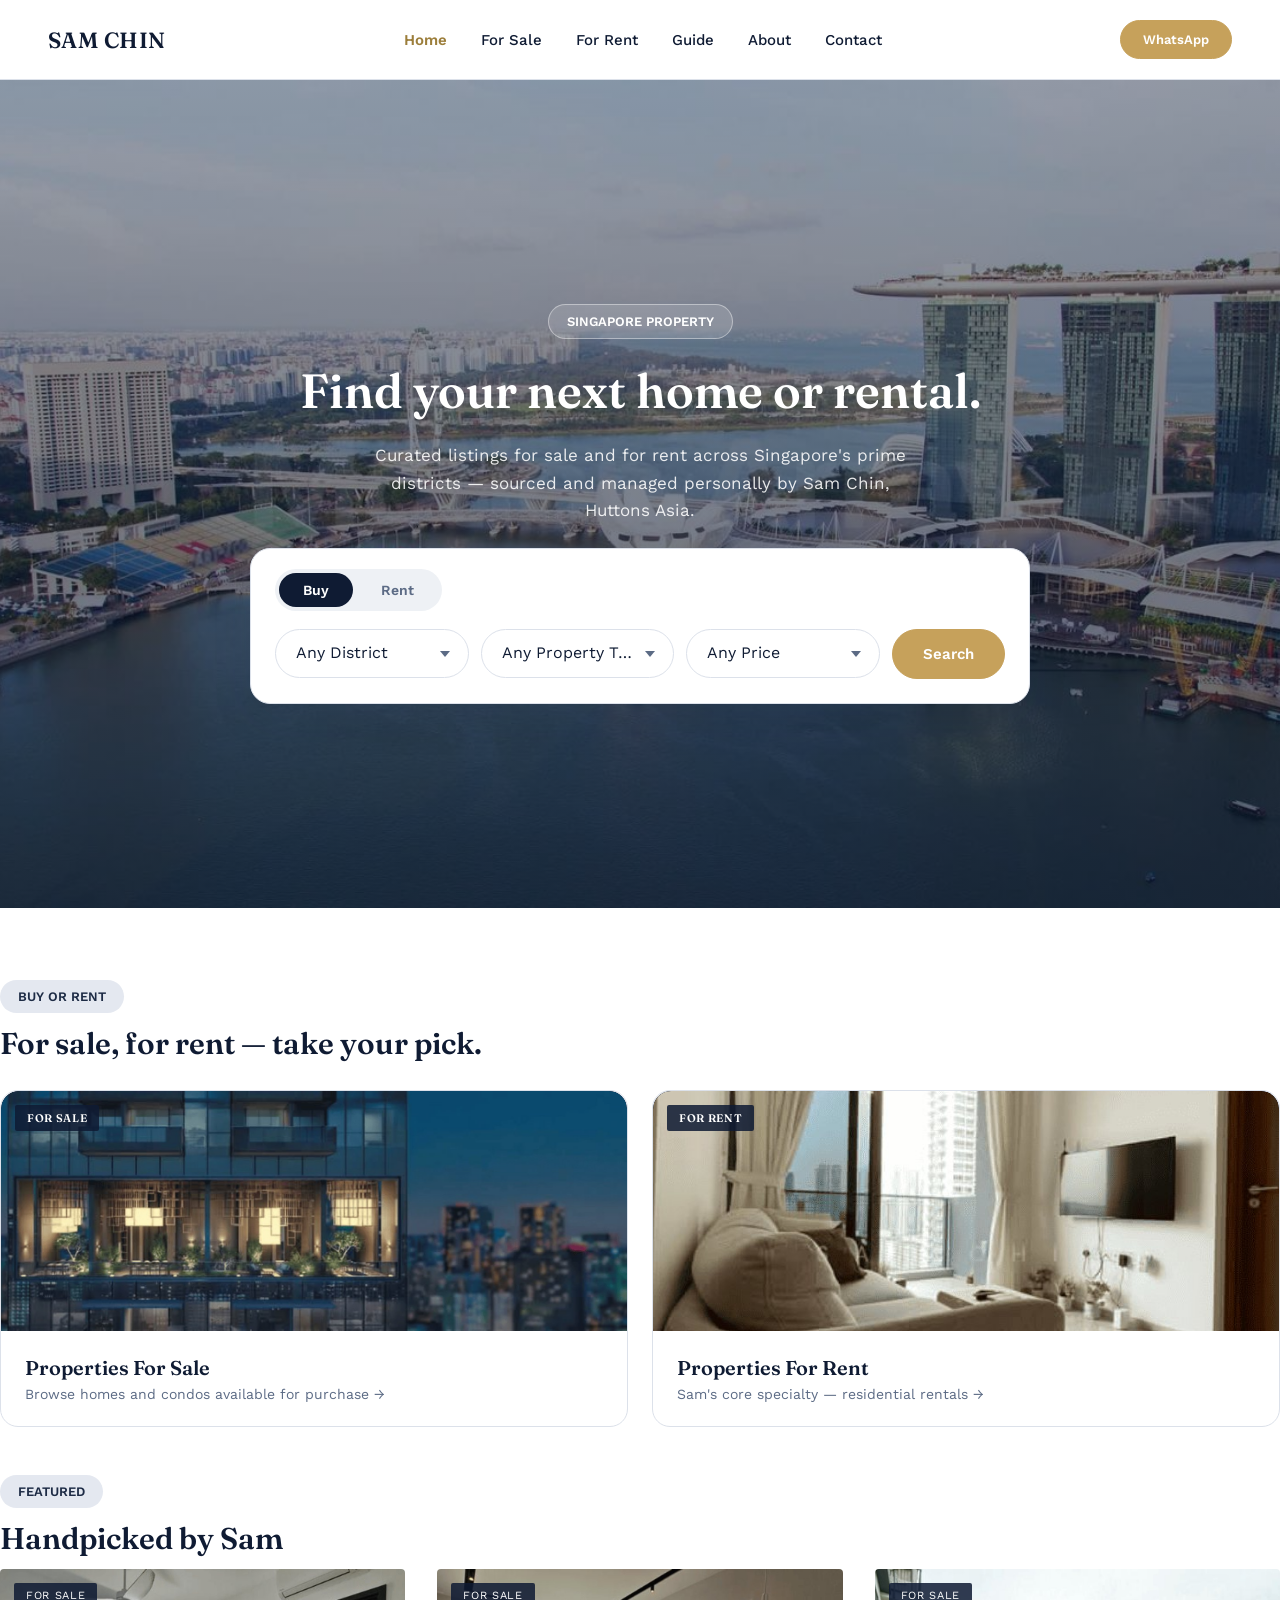
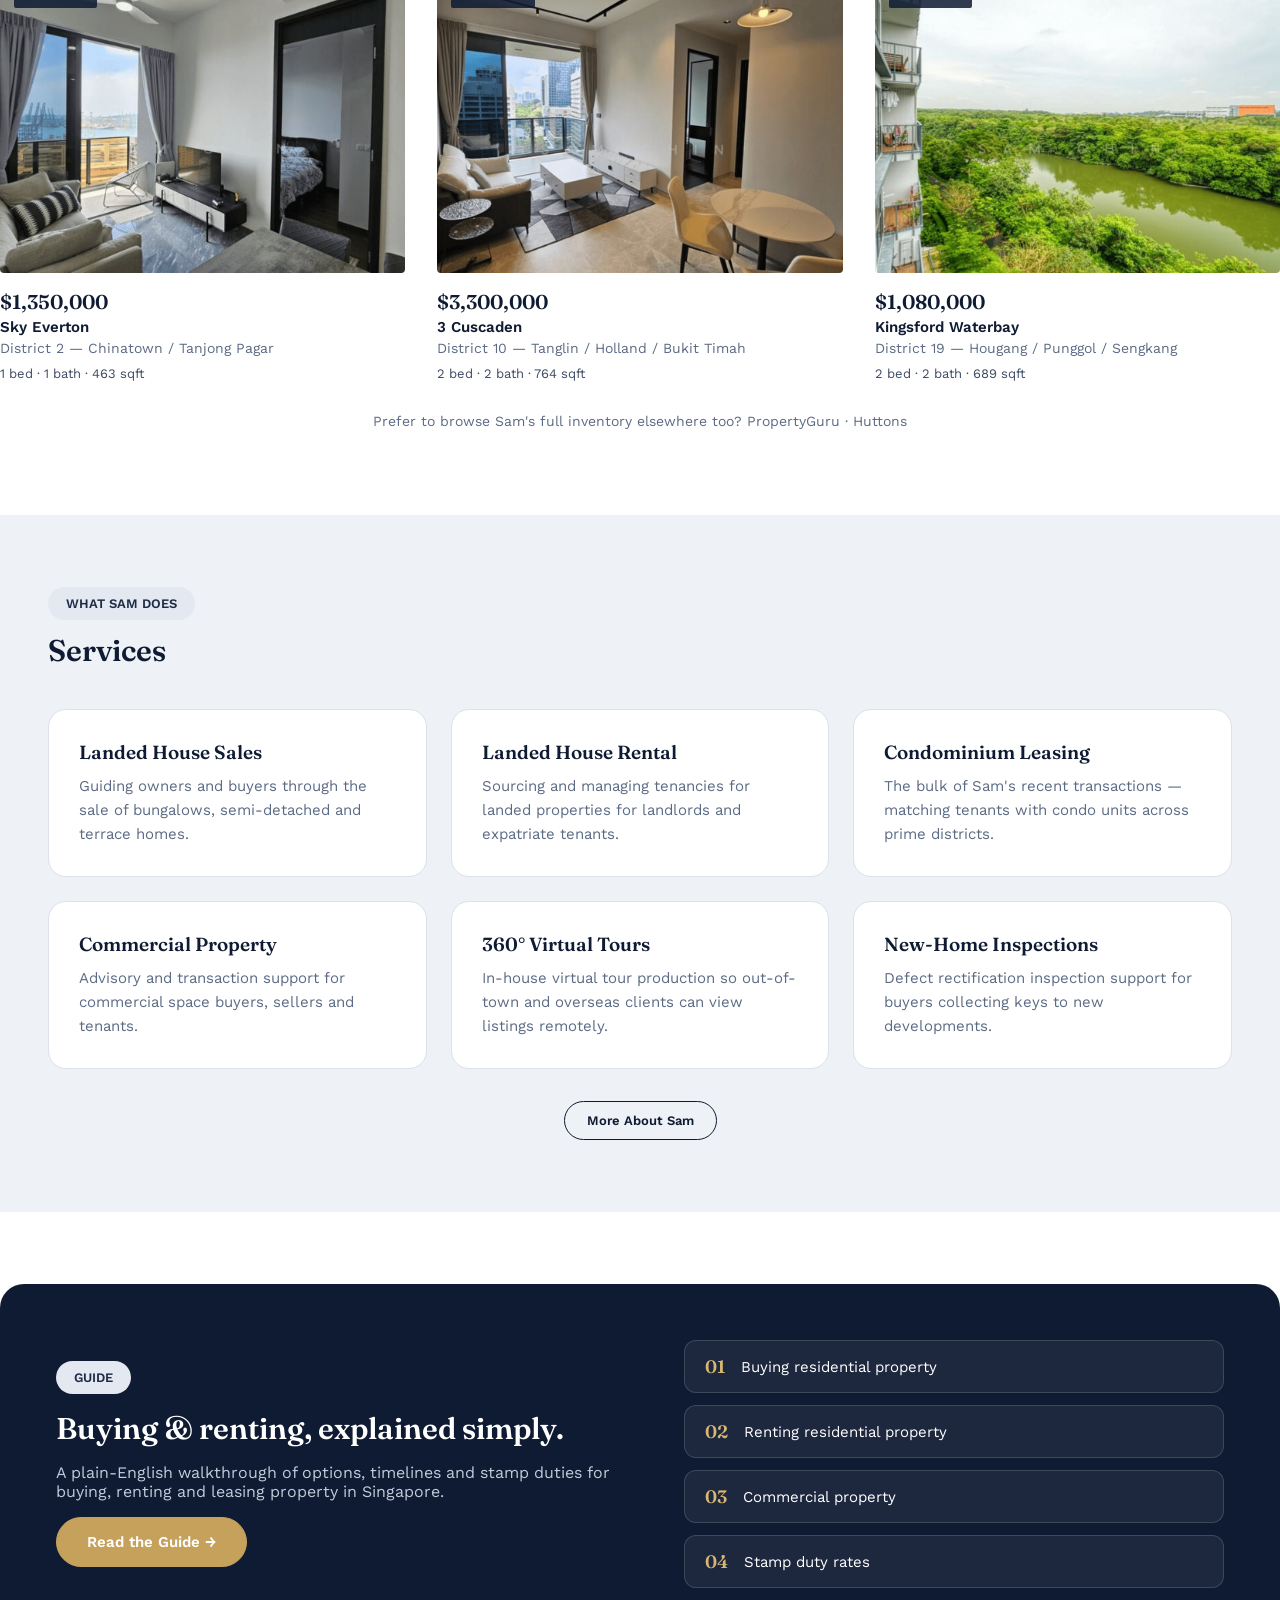
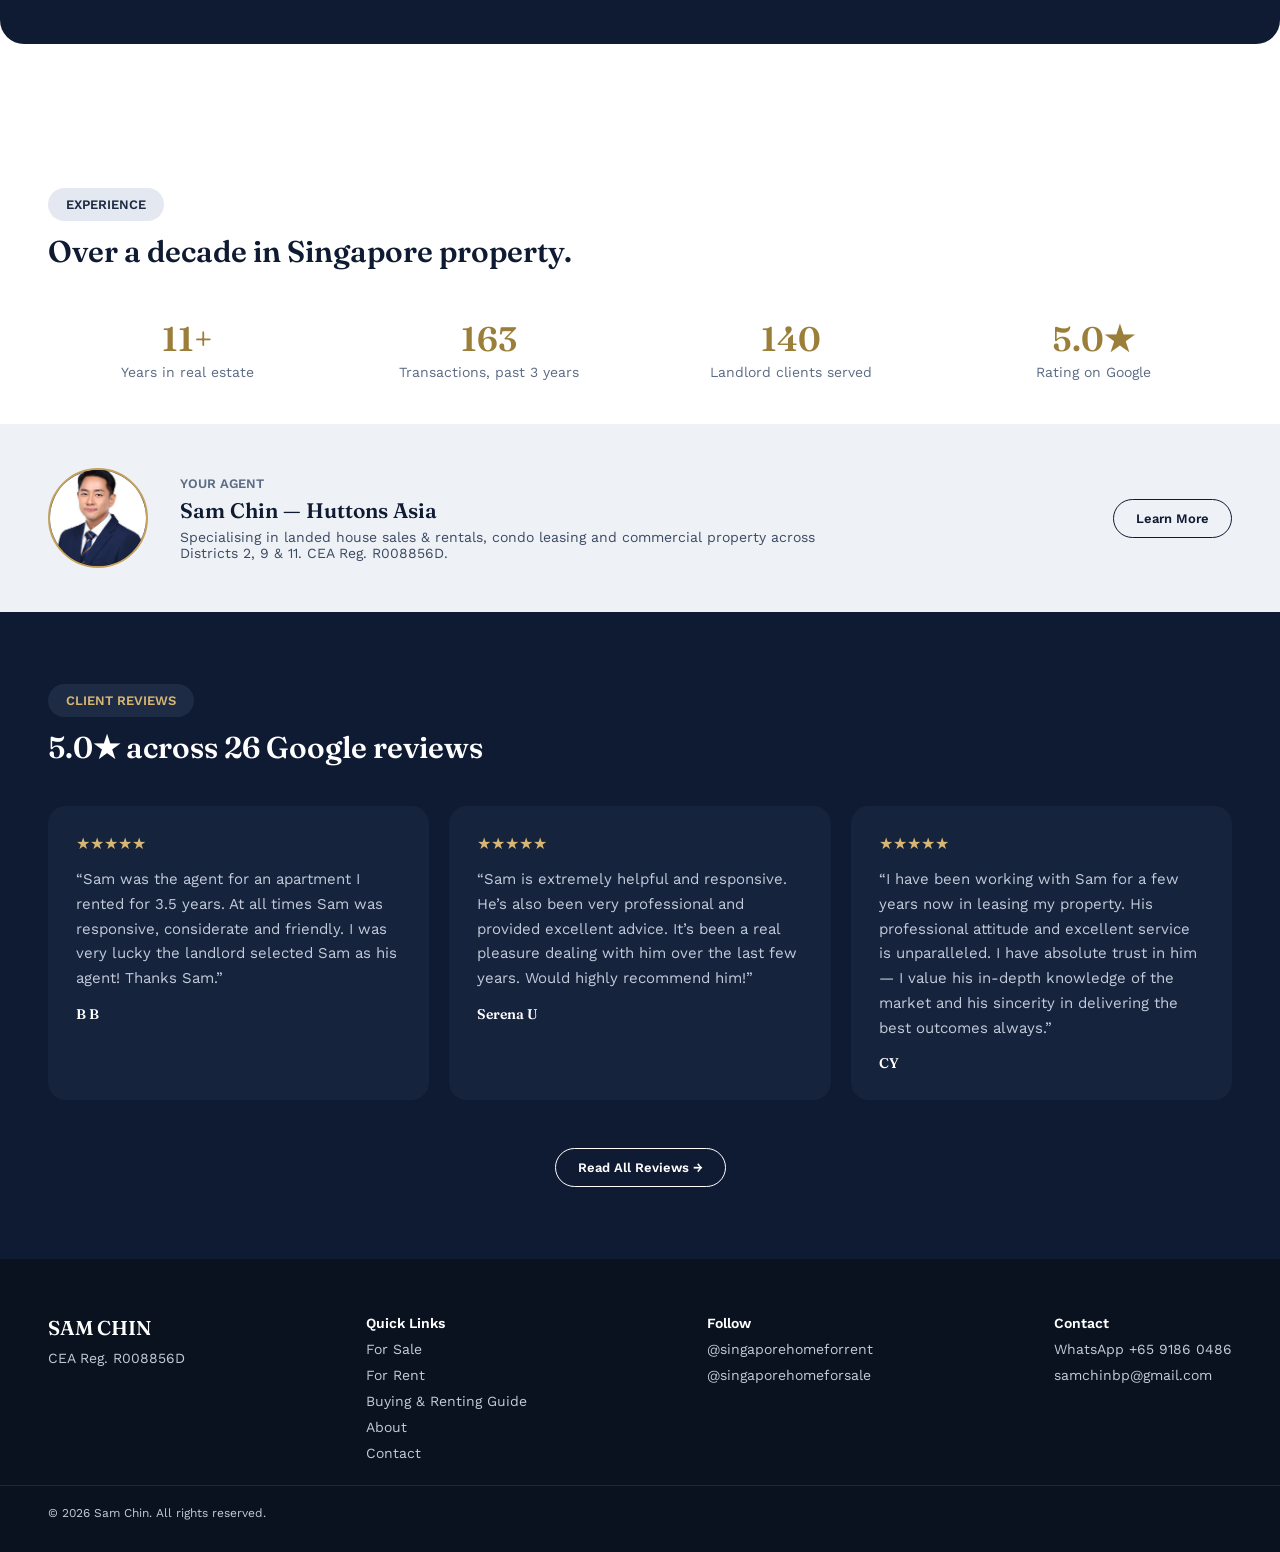
<file: index.html>
<!doctype html>
<html lang="en">
<head>
<meta charset="utf-8">
<meta name="viewport" content="width=device-width, initial-scale=1">
<title>Sam Chin | Huttons Asia — Singapore Real Estate</title>
<meta name="description" content="Sam Chin, Huttons Asia — 11+ years helping buyers, sellers, landlords and tenants across Singapore's prime districts. Landed sales &amp; rental, condo leasing, commercial property.">
<link rel="stylesheet" href="https://fonts.googleapis.com/css2?family=Fraunces:opsz,wght@9..144,400;9..144,500;9..144,600;9..144,700&family=Work+Sans:wght@400;500;600;700&display=swap">
<link rel="stylesheet" href="css/styles.css">
</head>
<body>

<nav class="site-nav">
  <a href="index.html" class="brand">SAM CHIN</a>
  <div class="nav-links">
    <a href="index.html" class="active">Home</a>
    <a href="for-sale.html">For Sale</a>
    <a href="for-rent.html">For Rent</a>
    <a href="guide.html">Guide</a>
    <a href="about.html">About</a>
    <a href="contact.html">Contact</a>
  </div>
  <div class="nav-cta">
    <a class="btn btn-primary btn-sm" href="https://wa.me/6591860486" target="_blank" rel="noopener">WhatsApp</a>
    <button class="nav-toggle" aria-label="Toggle menu"><span></span><span></span><span></span></button>
  </div>
</nav>

<!-- ===== 1. HERO VIDEO ===== -->
<header class="hero-video">
  <video class="hero-video-bg" autoplay muted loop playsinline poster="images/hero-video-poster.jpg">
    <source src="video/hero-singapore-aerial.mp4" type="video/mp4">
  </video>
  <div class="hero-video-overlay"></div>
  <div class="container hero-video-content">
    <span class="chip">SINGAPORE PROPERTY</span>
    <h1>Find your next home or rental.</h1>
    <p class="lead">Curated listings for sale and for rent across Singapore's prime districts — sourced and managed personally by Sam Chin, Huttons Asia.</p>

    <div class="search-card">
      <div class="search-tabs" role="tablist" aria-label="Buy or Rent">
        <button class="search-tab active" data-mode="sale" type="button">Buy</button>
        <button class="search-tab" data-mode="rent" type="button">Rent</button>
      </div>
      <div class="search-fields">
        <select id="home-district" class="pill-select" aria-label="District"><option value="">Any District</option></select>
        <select id="home-property-type" class="pill-select" aria-label="Property Type"><option value="">Any Property Type</option></select>
        <select id="home-price" class="pill-select" aria-label="Price Range"><option value="">Any Price</option></select>
        <button class="btn btn-primary" id="home-search-btn" type="button">Search</button>
      </div>
    </div>
  </div>
</header>

<!-- ===== 2. FOR SALE / FOR RENT ===== -->
<section class="container section" id="categories" style="padding-bottom: 24px;">
  <div class="section-header" style="margin-bottom: 28px;">
    <span class="chip" style="width: fit-content;">BUY OR RENT</span>
    <h2 style="font-size: 30px;">For sale, for rent — take your pick.</h2>
  </div>
  <div class="market-tiles">
    <a href="for-sale.html" class="card tile">
      <div class="photo-placeholder"><img src="images/listings/3-cuscaden/3-cuscaden-exterior-dusk-1.jpg" alt="3 Cuscaden condominium exterior at dusk" loading="lazy"><span class="tile-tag">FOR SALE</span></div>
      <div class="tile-body">
        <h3>Properties For Sale</h3>
        <span>Browse homes and condos available for purchase →</span>
      </div>
    </a>
    <a href="for-rent.html" class="card tile">
      <div class="photo-placeholder"><img src="images/listings/stirling-residences/stirling-residences-living-room-1.jpg" alt="Bright rental living room with city view" loading="lazy"><span class="tile-tag">FOR RENT</span></div>
      <div class="tile-body">
        <h3>Properties For Rent</h3>
        <span>Sam's core specialty — residential rentals →</span>
      </div>
    </a>
  </div>
</section>

<section class="container section" id="featured-listings" style="padding-top: 24px;">
  <div class="section-header" style="margin-bottom: 12px;">
    <span class="chip" style="width: fit-content;">FEATURED</span>
    <h2 style="font-size: 30px;">Handpicked by Sam</h2>
  </div>
  <div class="listing-grid" id="featured-grid">
    <a class="listing-card" href="listing.html?id=sky-everton"><div class="listing-photo"><img src="images/listings/sky-everton/sky-everton-living-room-1.jpg" alt="Sky Everton living room with sofa and city view" loading="lazy" onerror="this.closest('.listing-photo, .listing-photo-lg').classList.add('placeholder'); this.remove();"><span class="photo-fallback">[ PHOTO ]</span><span class="listing-tag">For Sale</span></div><div class="listing-body"><div class="listing-price">$1,350,000</div><div class="listing-title">Sky Everton</div><div class="listing-address">District 2 — Chinatown / Tanjong Pagar</div><div class="listing-facts">1 bed &middot; 1 bath &middot; 463 sqft</div></div></a>
    <a class="listing-card" href="listing.html?id=3-cuscaden"><div class="listing-photo"><img src="images/listings/3-cuscaden/3-cuscaden-living-room-1.jpg" alt="3 Cuscaden living room with dining table and sofa" loading="lazy" onerror="this.closest('.listing-photo, .listing-photo-lg').classList.add('placeholder'); this.remove();"><span class="photo-fallback">[ PHOTO ]</span><span class="listing-tag">For Sale</span></div><div class="listing-body"><div class="listing-price">$3,300,000</div><div class="listing-title">3 Cuscaden</div><div class="listing-address">District 10 — Tanglin / Holland / Bukit Timah</div><div class="listing-facts">2 bed &middot; 2 bath &middot; 764 sqft</div></div></a>
    <a class="listing-card" href="listing.html?id=kingsford-waterbay"><div class="listing-photo"><img src="images/listings/kingsford-waterbay/kingsford-waterbay-balcony-view-1.jpg" alt="Kingsford Waterbay balcony with river and greenery view" loading="lazy" onerror="this.closest('.listing-photo, .listing-photo-lg').classList.add('placeholder'); this.remove();"><span class="photo-fallback">[ PHOTO ]</span><span class="listing-tag">For Sale</span></div><div class="listing-body"><div class="listing-price">$1,080,000</div><div class="listing-title">Kingsford Waterbay</div><div class="listing-address">District 19 — Hougang / Punggol / Sengkang</div><div class="listing-facts">2 bed &middot; 2 bath &middot; 689 sqft</div></div></a>
  </div>
  <p style="font-size: 14px; color: var(--text-muted); text-align: center; margin-top: 32px;">Prefer to browse Sam's full inventory elsewhere too? <a href="https://www.propertyguru.com.sg/agent/sam-chin-328241" target="_blank" rel="noopener">PropertyGuru</a> &middot; <a href="https://agents.huttonsgroup.com/R008856D/about" target="_blank" rel="noopener">Huttons</a></p>
</section>

<!-- ===== 3. VIEW SERVICES ===== -->
<section class="section section-alt" id="services">
  <div class="container">
    <div class="section-header">
      <span class="chip" style="width: fit-content;">WHAT SAM DOES</span>
      <h2 style="font-size: 30px;">Services</h2>
    </div>
    <div class="grid-3">
      <div class="card spec-card">
        <h3>Landed House Sales</h3>
        <p>Guiding owners and buyers through the sale of bungalows, semi-detached and terrace homes.</p>
      </div>
      <div class="card spec-card">
        <h3>Landed House Rental</h3>
        <p>Sourcing and managing tenancies for landed properties for landlords and expatriate tenants.</p>
      </div>
      <div class="card spec-card">
        <h3>Condominium Leasing</h3>
        <p>The bulk of Sam's recent transactions — matching tenants with condo units across prime districts.</p>
      </div>
      <div class="card spec-card">
        <h3>Commercial Property</h3>
        <p>Advisory and transaction support for commercial space buyers, sellers and tenants.</p>
      </div>
      <div class="card spec-card">
        <h3>360° Virtual Tours</h3>
        <p>In-house virtual tour production so out-of-town and overseas clients can view listings remotely.</p>
      </div>
      <div class="card spec-card">
        <h3>New-Home Inspections</h3>
        <p>Defect rectification inspection support for buyers collecting keys to new developments.</p>
      </div>
    </div>
    <div style="text-align: center; margin-top: 32px;">
      <a class="btn btn-secondary btn-sm" href="about.html">More About Sam</a>
    </div>
  </div>
</section>

<!-- ===== 4. GUIDE ===== -->
<section class="container section">
  <div class="guide-cta">
    <div class="guide-cta-copy">
      <span class="chip" style="width: fit-content;">GUIDE</span>
      <h2 style="font-size: 30px;">Buying &amp; renting, explained simply.</h2>
      <p>A plain-English walkthrough of options, timelines and stamp duties for buying, renting and leasing property in Singapore.</p>
      <a class="btn btn-primary" style="width: fit-content;" href="guide.html">Read the Guide →</a>
    </div>
    <div class="guide-cta-points">
      <div class="guide-point"><span class="num">01</span><span>Buying residential property</span></div>
      <div class="guide-point"><span class="num">02</span><span>Renting residential property</span></div>
      <div class="guide-point"><span class="num">03</span><span>Commercial property</span></div>
      <div class="guide-point"><span class="num">04</span><span>Stamp duty rates</span></div>
    </div>
  </div>
</section>

<!-- ===== 5. EXPERIENCE ===== -->
<section class="section" id="experience" style="padding-bottom: 0;">
  <div class="container">
    <div class="section-header" style="max-width: none;">
      <span class="chip" style="width: fit-content;">EXPERIENCE</span>
      <h2 style="font-size: 30px;">Over a decade in Singapore property.</h2>
    </div>
  </div>
  <div class="stats">
    <div class="container">
      <div class="stat"><span class="num">11+</span><span class="label">Years in real estate</span></div>
      <div class="stat"><span class="num">163</span><span class="label">Transactions, past 3 years</span></div>
      <div class="stat"><span class="num">140</span><span class="label">Landlord clients served</span></div>
      <div class="stat"><span class="num">5.0★</span><span class="label">Rating on Google</span></div>
    </div>
  </div>
  <div class="about-strip">
    <div class="container">
      <div class="avatar-placeholder"><img src="images/sam-chin-headshot.jpg" alt="Sam Chin, Huttons Asia property agent" loading="lazy"></div>
      <div class="about-strip-copy">
        <span class="eyebrow">YOUR AGENT</span>
        <h3>Sam Chin — Huttons Asia</h3>
        <p>Specialising in landed house sales &amp; rentals, condo leasing and commercial property across Districts 2, 9 &amp; 11. CEA Reg. R008856D.</p>
      </div>
      <a class="btn btn-secondary btn-sm" href="about.html">Learn More</a>
    </div>
  </div>
</section>

<!-- ===== 6. REVIEW ===== -->
<section class="section section-dark" id="review">
  <div class="container">
    <div class="section-header">
      <span class="chip chip-dark" style="width: fit-content;">CLIENT REVIEWS</span>
      <h2 style="font-size: 30px;">5.0★ across 26 Google reviews</h2>
    </div>
    <div class="testimonial-teaser-grid">
      <div class="testimonial-card">
        <span class="stars">★★★★★</span>
        <p>&ldquo;Sam was the agent for an apartment I rented for 3.5 years. At all times Sam was responsive, considerate and friendly. I was very lucky the landlord selected Sam as his agent! Thanks Sam.&rdquo;</p>
        <span class="testimonial-name">B B</span>
      </div>
      <div class="testimonial-card">
        <span class="stars">★★★★★</span>
        <p>&ldquo;Sam is extremely helpful and responsive. He&rsquo;s also been very professional and provided excellent advice. It&rsquo;s been a real pleasure dealing with him over the last few years. Would highly recommend him!&rdquo;</p>
        <span class="testimonial-name">Serena U</span>
      </div>
      <div class="testimonial-card">
        <span class="stars">★★★★★</span>
        <p>&ldquo;I have been working with Sam for a few years now in leasing my property. His professional attitude and excellent service is unparalleled. I have absolute trust in him &mdash; I value his in-depth knowledge of the market and his sincerity in delivering the best outcomes always.&rdquo;</p>
        <span class="testimonial-name">CY</span>
      </div>
    </div>
    <div style="text-align: center; margin-top: 28px;">
      <a class="btn btn-outline-light btn-sm" href="about.html#reviews">Read All Reviews &rarr;</a>
    </div>
  </div>
</section>

<footer class="site-footer">
  <div class="container footer-grid">
    <div class="footer-col">
      <span class="brand-light">SAM CHIN</span>
      <span>CEA Reg. R008856D</span>
    </div>
    <div class="footer-col">
      <span class="col-title">Quick Links</span>
      <a href="for-sale.html">For Sale</a>
      <a href="for-rent.html">For Rent</a>
      <a href="guide.html">Buying &amp; Renting Guide</a>
      <a href="about.html">About</a>
      <a href="contact.html">Contact</a>
    </div>
    <div class="footer-col">
      <span class="col-title">Follow</span>
      <a href="https://www.instagram.com/singaporehomeforrent" target="_blank" rel="noopener">@singaporehomeforrent</a>
      <a href="https://www.instagram.com/singaporehomeforsale" target="_blank" rel="noopener">@singaporehomeforsale</a>
    </div>
    <div class="footer-col">
      <span class="col-title">Contact</span>
      <a href="https://wa.me/6591860486" target="_blank" rel="noopener">WhatsApp +65 9186 0486</a>
      <a href="mailto:samchinbp@gmail.com">samchinbp@gmail.com</a>
    </div>
  </div>
  <div class="container footer-bottom">© 2026 Sam Chin. All rights reserved.</div>
</footer>

<!-- BUILD:INLINE-DATA:START -->
<script type="application/json" id="listings-inline-data">[{"id":"sky-everton","type":"sale","featured":true,"title":"Sky Everton","district":"District 2 — Chinatown / Tanjong Pagar","price":"$1,350,000","priceSuffix":"","beds":1,"baths":1,"sqft":463,"tenure":"Freehold","description":"Brand new, high-floor 1-bedroom with an unblocked view, at 50 Everton Road. Part of a 264-unit, 36-storey freehold development completed December 2023, partially furnished with Smeg kitchen appliances. Facilities span four sky-level zones, including a 50m lap pool, tennis court, sky lounge and observation deck. Minutes from Outram Park and Cantonment MRT stations, with VivoCity and Sentosa nearby.","amenities":["50m Lap Pool","Tennis Court","Sky Lounge & Observation Deck","Gymnasium","24hr Security"],"images":[{"src":"images/listings/sky-everton/sky-everton-living-room-1.jpg","alt":"Sky Everton living room with sofa and city view"},{"src":"images/listings/sky-everton/sky-everton-balcony-view.jpg","alt":"View over the waterfront from Sky Everton balcony"},{"src":"images/listings/sky-everton/sky-everton-entrance-hallway-1.jpg","alt":"Sky Everton entrance hallway with dark cabinetry"},{"src":"images/listings/sky-everton/sky-everton-bedroom-1.jpg","alt":"Sky Everton bedroom with desk and daybed"},{"src":"images/listings/sky-everton/sky-everton-kitchen-1.jpg","alt":"Sky Everton kitchen with marble counter"},{"src":"images/listings/sky-everton/sky-everton-bathroom-1.jpg","alt":"Sky Everton bathroom vanity and mirror"},{"src":"images/listings/sky-everton/sky-everton-dining-area.jpg","alt":"Sky Everton dining area with marble table and city view"},{"src":"images/listings/sky-everton/sky-everton-entrance-hallway-2.jpg","alt":"Sky Everton hallway leading to the living area"},{"src":"images/listings/sky-everton/sky-everton-living-room-2.jpg","alt":"Sky Everton living area with city view"},{"src":"images/listings/sky-everton/sky-everton-bedroom-2.jpg","alt":"Sky Everton bedroom with city view"},{"src":"images/listings/sky-everton/sky-everton-bedroom-3.jpg","alt":"Sky Everton bedroom with window and single bed"},{"src":"images/listings/sky-everton/sky-everton-bedroom-4.jpg","alt":"Sky Everton bedroom with window and bed"},{"src":"images/listings/sky-everton/sky-everton-bathroom-2.jpg","alt":"Sky Everton bathroom with glass shower and marble counter"},{"src":"images/listings/sky-everton/sky-everton-aerial-view.jpg","alt":"Aerial view of Sky Everton and the surrounding waterfront"},{"src":"images/listings/sky-everton/sky-everton-floor-plan.jpg","alt":"Sky Everton floor plan"}],"sourceUrl":"https://www.propertyguru.com.sg/listing/for-sale-sky-everton-25515688","propertyType":"Condominium","nearby":["Outram Park MRT (NE3/EW16/TE17)","Cantonment MRT (CC31)","VivoCity","Sentosa","Spottiswoode Park"],"lat":1.2793,"lng":103.8422},{"id":"3-cuscaden","type":"sale","featured":true,"title":"3 Cuscaden","district":"District 10 — Tanglin / Holland / Bukit Timah","price":"$3,300,000","priceSuffix":"","beds":2,"baths":2,"sqft":764,"tenure":"Freehold","description":"A corner unit in a boutique freehold development tucked away off Cuscaden Walk, moments from Orchard Road and Orchard MRT station, with no west sun exposure. Comes with an active tenancy through April 2028, well suited to an investment purchase. Facilities include a main lap pool, dip pool, indoor gym, steam room and rooftop sky bar and sky pool.","amenities":["Lap Pool & Sky Pool","Sky Bar","Indoor Gym","Steam Room","Yoga Deck"],"images":[{"src":"images/listings/3-cuscaden/3-cuscaden-living-room-1.jpg","alt":"3 Cuscaden living room with dining table and sofa"},{"src":"images/listings/3-cuscaden/3-cuscaden-living-room-2.jpg","alt":"3 Cuscaden living room with sofa and city view window"},{"src":"images/listings/3-cuscaden/3-cuscaden-living-room-3.jpg","alt":"3 Cuscaden living room with sofa and floor-to-ceiling window"},{"src":"images/listings/3-cuscaden/3-cuscaden-balcony-view-1.jpg","alt":"City skyline view from 3 Cuscaden balcony"},{"src":"images/listings/3-cuscaden/3-cuscaden-balcony-view-2.jpg","alt":"3 Cuscaden balcony with city view"},{"src":"images/listings/3-cuscaden/3-cuscaden-living-room-4.jpg","alt":"3 Cuscaden living room with sofa and city view"},{"src":"images/listings/3-cuscaden/3-cuscaden-entrance-hallway.jpg","alt":"3 Cuscaden entrance hallway with marble console table"},{"src":"images/listings/3-cuscaden/3-cuscaden-dining-area.jpg","alt":"3 Cuscaden dining area with round table and chairs"},{"src":"images/listings/3-cuscaden/3-cuscaden-living-kitchen.jpg","alt":"3 Cuscaden open living area and kitchen"},{"src":"images/listings/3-cuscaden/3-cuscaden-kitchen-1.jpg","alt":"3 Cuscaden kitchen counter with built-in appliances"},{"src":"images/listings/3-cuscaden/3-cuscaden-bedroom-1.jpg","alt":"3 Cuscaden bedroom with mirror and city view window"},{"src":"images/listings/3-cuscaden/3-cuscaden-bedroom-2.jpg","alt":"3 Cuscaden bedroom with bed and city view"},{"src":"images/listings/3-cuscaden/3-cuscaden-bedroom-3.jpg","alt":"3 Cuscaden bedroom with bed and window"},{"src":"images/listings/3-cuscaden/3-cuscaden-bedroom-ensuite.jpg","alt":"3 Cuscaden bedroom with ensuite bathroom access"},{"src":"images/listings/3-cuscaden/3-cuscaden-bedroom-desk-nook.jpg","alt":"3 Cuscaden bedroom with desk nook and window"},{"src":"images/listings/3-cuscaden/3-cuscaden-bedroom-4.jpg","alt":"3 Cuscaden bedroom with bed and window"},{"src":"images/listings/3-cuscaden/3-cuscaden-bathroom-1.jpg","alt":"3 Cuscaden bathroom with vanity and mirror"},{"src":"images/listings/3-cuscaden/3-cuscaden-pool-view.jpg","alt":"3 Cuscaden infinity pool with city skyline view"},{"src":"images/listings/3-cuscaden/3-cuscaden-rooftop-garden.jpg","alt":"3 Cuscaden rooftop garden and BBQ deck"},{"src":"images/listings/3-cuscaden/3-cuscaden-gym.jpg","alt":"3 Cuscaden gymnasium with city view"},{"src":"images/listings/3-cuscaden/3-cuscaden-pool-aerial-day.jpg","alt":"Aerial daytime view of 3 Cuscaden swimming pool"},{"src":"images/listings/3-cuscaden/3-cuscaden-exterior-day.jpg","alt":"3 Cuscaden building exterior in daylight"},{"src":"images/listings/3-cuscaden/3-cuscaden-exterior-dusk-1.jpg","alt":"3 Cuscaden building exterior and lounge at dusk"},{"src":"images/listings/3-cuscaden/3-cuscaden-rooftop-lounge-dusk.jpg","alt":"3 Cuscaden rooftop lounge with city skyline at dusk"},{"src":"images/listings/3-cuscaden/3-cuscaden-pool-aerial-dusk.jpg","alt":"Aerial dusk view of 3 Cuscaden swimming pool"},{"src":"images/listings/3-cuscaden/3-cuscaden-entrance-garden.jpg","alt":"3 Cuscaden building entrance with landscaped garden"},{"src":"images/listings/3-cuscaden/3-cuscaden-pool-dusk.jpg","alt":"3 Cuscaden swimming pool lit at dusk"},{"src":"images/listings/3-cuscaden/3-cuscaden-floor-plan.jpg","alt":"3 Cuscaden floor plan"}],"sourceUrl":"https://www.propertyguru.com.sg/listing/for-sale-3-cuscaden-25112056","propertyType":"Condominium","nearby":["Orchard MRT (NS22/TE14) — approx. 5 min walk","ION Orchard","Wheelock Place","The Paragon","Tang Plaza"],"lat":1.3065,"lng":103.8262},{"id":"up-robertson-quay","type":"sale","featured":false,"title":"Up@Robertson Quay","district":"District 9 — Orchard / River Valley","price":"$1,680,000","priceSuffix":"","beds":2,"baths":1,"sqft":581,"tenure":"99-year leasehold","description":"A rare 1-bedroom-plus-study unit with direct swimming pool access, in the popular Robertson Quay enclave developed by CDL and completed in 2016. Partially furnished, minutes' walk to Clarke Quay and Fort Canning Park along the Singapore River. Facilities include a 30m lap pool, family pool, jacuzzi and gourmet pavilion.","amenities":["30m Lap Pool","Family Pool & Jacuzzi","Gourmet Pavilion","Gymnasium","24hr Security"],"images":[{"src":"images/listings/up-robertson-quay/up-robertson-quay-exterior.jpg","alt":"Up@Robertson Quay condominium exterior building facade at dusk"},{"src":"images/listings/up-robertson-quay/up-robertson-quay-swimming-pool-1.jpg","alt":"Up@Robertson Quay swimming pool and sun deck"},{"src":"images/listings/up-robertson-quay/up-robertson-quay-pool-aerial-view.jpg","alt":"Aerial view of Up@Robertson Quay pool and courtyard"},{"src":"images/listings/up-robertson-quay/up-robertson-quay-swimming-pool-2.jpg","alt":"Up@Robertson Quay pool with poolside greenery"},{"src":"images/listings/up-robertson-quay/up-robertson-quay-pool-lounge-area.jpg","alt":"Up@Robertson Quay pool lounge and seating deck"},{"src":"images/listings/up-robertson-quay/up-robertson-quay-swimming-pool-3.jpg","alt":"Up@Robertson Quay pool view with city skyline backdrop"},{"src":"images/listings/up-robertson-quay/up-robertson-quay-pool-deck.jpg","alt":"Up@Robertson Quay poolside deck and walkway"},{"src":"images/listings/up-robertson-quay/up-robertson-quay-living-room.jpg","alt":"Up@Robertson Quay living and dining area"},{"src":"images/listings/up-robertson-quay/up-robertson-quay-living-room-balcony-view.jpg","alt":"Up@Robertson Quay living room with balcony pool view"},{"src":"images/listings/up-robertson-quay/up-robertson-quay-unit-entrance.jpg","alt":"Up@Robertson Quay unit entrance and kitchen view"},{"src":"images/listings/up-robertson-quay/up-robertson-quay-kitchen-1.jpg","alt":"Up@Robertson Quay open kitchen"},{"src":"images/listings/up-robertson-quay/up-robertson-quay-kitchen-sink.jpg","alt":"Up@Robertson Quay kitchen counter and sink with pool view"},{"src":"images/listings/up-robertson-quay/up-robertson-quay-bedroom.jpg","alt":"Up@Robertson Quay master bedroom with pool-facing window"},{"src":"images/listings/up-robertson-quay/up-robertson-quay-bedroom-wardrobe.jpg","alt":"Up@Robertson Quay bedroom wardrobe and storage"},{"src":"images/listings/up-robertson-quay/up-robertson-quay-hallway.jpg","alt":"Up@Robertson Quay hallway leading to bathroom"},{"src":"images/listings/up-robertson-quay/up-robertson-quay-bathroom.jpg","alt":"Up@Robertson Quay bathroom with rain shower"},{"src":"images/listings/up-robertson-quay/up-robertson-quay-gym.jpg","alt":"Up@Robertson Quay gymnasium overlooking the pool"},{"src":"images/listings/up-robertson-quay/up-robertson-quay-floor-plan.jpg","alt":"Up@Robertson Quay 1-bedroom plus study floor plan"}],"sourceUrl":"https://www.propertyguru.com.sg/listing/for-sale-up-robertson-quay-23312538","propertyType":"Condominium","nearby":["Somerset MRT (NS23)","Fort Canning MRT (DT20)","Great World MRT (TE15)","Clarke Quay","Fort Canning Park","Great World City"],"lat":1.2901,"lng":103.8378},{"id":"the-iveria","type":"sale","featured":false,"title":"The Iveria","district":"District 9 — Orchard / River Valley","price":"$3,088,000","priceSuffix":"","beds":3,"baths":2,"sqft":947,"tenure":"Freehold","description":"An almost-top-floor, east-facing unit at 2 Kim Yam Road, renovated with Gaggenau kitchen appliances, a Bosch fridge and solar film for UV protection, with vacant possession available. The building's Flatiron-inspired architecture houses just 51 units across 18 floors plus roof, completed 2024. Facilities include an infinity pool, sky deck, sun deck and cascading terrace, close to multiple MRT stations and Orchard Road.","amenities":["Infinity Pool","Sky Deck & Sun Deck","Gourmet Dining Area","Gymnasium","24hr CCTV Security"],"images":[{"src":"images/listings/the-iveria/the-iveria-living-room-1.jpg","alt":"The Iveria living room with sofas and city view"},{"src":"images/listings/the-iveria/the-iveria-study-area.jpg","alt":"The Iveria study area with desk and city view"},{"src":"images/listings/the-iveria/the-iveria-living-dining-area.jpg","alt":"The Iveria living and dining area with floor-to-ceiling windows"},{"src":"images/listings/the-iveria/the-iveria-kitchen-1.jpg","alt":"The Iveria kitchen with marble counter and accent lighting"},{"src":"images/listings/the-iveria/the-iveria-living-room-2.jpg","alt":"The Iveria living room with gallery wall"},{"src":"images/listings/the-iveria/the-iveria-living-room-3.jpg","alt":"The Iveria living room with media wall"},{"src":"images/listings/the-iveria/the-iveria-living-dining-area-2.jpg","alt":"The Iveria open living and dining area"},{"src":"images/listings/the-iveria/the-iveria-kitchen-2.jpg","alt":"The Iveria kitchen with refrigerator and cabinetry"},{"src":"images/listings/the-iveria/the-iveria-kitchen-3.jpg","alt":"The Iveria kitchen counter"},{"src":"images/listings/the-iveria/the-iveria-bathroom-1.jpg","alt":"The Iveria bathroom with vanity and heated towel rail"},{"src":"images/listings/the-iveria/the-iveria-bathroom-2.jpg","alt":"The Iveria bathroom with dual vanity"},{"src":"images/listings/the-iveria/the-iveria-bedroom-1.jpg","alt":"The Iveria bedroom with city view"},{"src":"images/listings/the-iveria/the-iveria-bedroom-master.jpg","alt":"The Iveria master bedroom with walk-in closet"},{"src":"images/listings/the-iveria/the-iveria-bedroom-2.jpg","alt":"The Iveria bedroom with city view window"},{"src":"images/listings/the-iveria/the-iveria-bedroom-3.jpg","alt":"The Iveria bedroom with bunk bed"},{"src":"images/listings/the-iveria/the-iveria-study-room.jpg","alt":"The Iveria study room with desk and city view"},{"src":"images/listings/the-iveria/the-iveria-hallway.jpg","alt":"The Iveria hallway with artwork"},{"src":"images/listings/the-iveria/the-iveria-bathroom-3.jpg","alt":"The Iveria bathroom with backlit round mirror"},{"src":"images/listings/the-iveria/the-iveria-floor-plan-1.jpg","alt":"The Iveria unit floor plan"},{"src":"images/listings/the-iveria/the-iveria-floor-plan-2.jpg","alt":"The Iveria 3-bedroom plus study Type B floor plan"},{"src":"images/listings/the-iveria/the-iveria-exterior-view.jpg","alt":"View of the city skyline with a rainbow near The Iveria"}],"sourceUrl":"https://www.propertyguru.com.sg/listing/for-sale-the-iveria-500255486","propertyType":"Condominium","nearby":["Fort Canning MRT (DT20) — 9 min walk","Great World MRT (TE15) — 9 min walk","Somerset MRT (NS23)","Great World Mall","River Valley Primary School — within 1km","Zion Riverside Food Centre"],"lat":1.2936,"lng":103.8374},{"id":"one-pearl-bank","type":"sale","featured":false,"title":"One Pearl Bank","district":"District 3 — Alexandra / Commonwealth","price":"$1,800,000","priceSuffix":"","beds":2,"baths":1,"sqft":700,"tenure":"99-year leasehold","description":"A brand new (TOP 2024), low-floor, north-south facing unit at the iconic twin-tower development next to Pearl's Hill City Park, with smart mirror integration and no afternoon sun. Developed by CapitaLand with 774 units across two 39-storey towers. Facilities span ground-floor pools and BBQ areas to a Level 39 skybridge, gym and function room. Close to Chinatown Complex, Singapore General Hospital and Outram Park MRT.","amenities":["Swimming Pool & Hydromassage Pool","39th-Floor Skybridge","BBQ Area","Playground","Function Room"],"images":[{"src":"images/listings/one-pearl-bank/one-pearl-bank-kitchen-1.jpg","alt":"One Pearl Bank kitchen with wood cabinetry and balcony access"},{"src":"images/listings/one-pearl-bank/one-pearl-bank-kitchen-2.jpg","alt":"One Pearl Bank kitchen with built-in cabinetry"},{"src":"images/listings/one-pearl-bank/one-pearl-bank-kitchen-hob.jpg","alt":"One Pearl Bank kitchen counter with hob and washing machine"},{"src":"images/listings/one-pearl-bank/one-pearl-bank-kitchen-sink.jpg","alt":"One Pearl Bank kitchen counter with sink"},{"src":"images/listings/one-pearl-bank/one-pearl-bank-entrance-hallway.jpg","alt":"One Pearl Bank entrance hallway with wood paneling"},{"src":"images/listings/one-pearl-bank/one-pearl-bank-living-kitchen.jpg","alt":"One Pearl Bank open kitchen and living area with greenery view"},{"src":"images/listings/one-pearl-bank/one-pearl-bank-living-room.jpg","alt":"One Pearl Bank living room with floor-to-ceiling glass doors"},{"src":"images/listings/one-pearl-bank/one-pearl-bank-entrance.jpg","alt":"One Pearl Bank entrance area with dark wood cabinetry"},{"src":"images/listings/one-pearl-bank/one-pearl-bank-room-1.jpg","alt":"One Pearl Bank room with floor-to-ceiling windows and greenery view"},{"src":"images/listings/one-pearl-bank/one-pearl-bank-room-2.jpg","alt":"One Pearl Bank room with floor-to-ceiling windows"},{"src":"images/listings/one-pearl-bank/one-pearl-bank-room-3.jpg","alt":"One Pearl Bank room with windows overlooking greenery"},{"src":"images/listings/one-pearl-bank/one-pearl-bank-bedroom-wardrobe.jpg","alt":"One Pearl Bank bedroom with built-in wardrobe"},{"src":"images/listings/one-pearl-bank/one-pearl-bank-room-4.jpg","alt":"One Pearl Bank room with large windows and park view"},{"src":"images/listings/one-pearl-bank/one-pearl-bank-room-5.jpg","alt":"One Pearl Bank room with corner windows"},{"src":"images/listings/one-pearl-bank/one-pearl-bank-room-6.jpg","alt":"One Pearl Bank room with corner windows and greenery view"},{"src":"images/listings/one-pearl-bank/one-pearl-bank-hallway.jpg","alt":"One Pearl Bank hallway with wood doors"},{"src":"images/listings/one-pearl-bank/one-pearl-bank-bathroom-1.jpg","alt":"One Pearl Bank bathroom with terrazzo tiles and glass shower"},{"src":"images/listings/one-pearl-bank/one-pearl-bank-bathroom-2.jpg","alt":"One Pearl Bank bathroom with dark wood vanity"},{"src":"images/listings/one-pearl-bank/one-pearl-bank-park-view.jpg","alt":"View of park greenery from One Pearl Bank"},{"src":"images/listings/one-pearl-bank/one-pearl-bank-night-view.jpg","alt":"City skyline night view from One Pearl Bank"},{"src":"images/listings/one-pearl-bank/one-pearl-bank-exterior.jpg","alt":"One Pearl Bank building exterior with curved facade"}],"sourceUrl":"https://www.propertyguru.com.sg/listing/for-sale-one-pearl-bank-25365667","propertyType":"Condominium","nearby":["Outram Park MRT (EW16/NE3/TE17)","Chinatown Complex","Pearl's Hill City Park","Singapore General Hospital"],"lat":1.2827,"lng":103.8409},{"id":"kingsford-waterbay","type":"sale","featured":true,"title":"Kingsford Waterbay","district":"District 19 — Hougang / Punggol / Sengkang","price":"$1,080,000","priceSuffix":"","beds":2,"baths":2,"sqft":689,"tenure":"99-year leasehold","description":"A full waterfront-view 2-bedroom apartment with balcony and no afternoon sun, overlooking Sungei Serangoon. Part of a riverfront development of 1,165 units across nine 16-storey towers, completed December 2018, partially furnished. Facilities include two 50m lap pools, a wave pool, tennis court and sky bar, with a park connector right outside and easy access to CBD via the KPE.","amenities":["Two 50m Lap Pools","Wave Pool","Tennis Court","Sky Bar","24hr Security"],"images":[{"src":"images/listings/kingsford-waterbay/kingsford-waterbay-balcony-view-1.jpg","alt":"Kingsford Waterbay balcony with river and greenery view"},{"src":"images/listings/kingsford-waterbay/kingsford-waterbay-balcony-sliding-door.jpg","alt":"Kingsford Waterbay balcony sliding door with river view"},{"src":"images/listings/kingsford-waterbay/kingsford-waterbay-balcony-view-2.jpg","alt":"Kingsford Waterbay corridor view toward balcony and river"},{"src":"images/listings/kingsford-waterbay/kingsford-waterbay-balcony.jpg","alt":"Kingsford Waterbay balcony overlooking greenery"},{"src":"images/listings/kingsford-waterbay/kingsford-waterbay-living-room.jpg","alt":"Kingsford Waterbay living area with balcony view"},{"src":"images/listings/kingsford-waterbay/kingsford-waterbay-entrance-hallway.jpg","alt":"Kingsford Waterbay entrance hallway with sliding glass door"},{"src":"images/listings/kingsford-waterbay/kingsford-waterbay-dining-area.jpg","alt":"Kingsford Waterbay dining area with kitchen and balcony view"},{"src":"images/listings/kingsford-waterbay/kingsford-waterbay-kitchen-1.jpg","alt":"Kingsford Waterbay kitchen with cabinetry and appliances"},{"src":"images/listings/kingsford-waterbay/kingsford-waterbay-living-area-2.jpg","alt":"Kingsford Waterbay living area"},{"src":"images/listings/kingsford-waterbay/kingsford-waterbay-kitchen-2.jpg","alt":"Kingsford Waterbay kitchen with washing machine and refrigerator"},{"src":"images/listings/kingsford-waterbay/kingsford-waterbay-kitchen-3.jpg","alt":"Kingsford Waterbay kitchen corner with cabinetry"},{"src":"images/listings/kingsford-waterbay/kingsford-waterbay-hallway-1.jpg","alt":"Kingsford Waterbay hallway leading to kitchen and balcony"},{"src":"images/listings/kingsford-waterbay/kingsford-waterbay-bedroom-1.jpg","alt":"Kingsford Waterbay bedroom with window"},{"src":"images/listings/kingsford-waterbay/kingsford-waterbay-hallway-2.jpg","alt":"Kingsford Waterbay hallway with built-in wardrobe"},{"src":"images/listings/kingsford-waterbay/kingsford-waterbay-bathroom-1.jpg","alt":"Kingsford Waterbay bathroom with glass shower and marble tiles"},{"src":"images/listings/kingsford-waterbay/kingsford-waterbay-bedroom-2.jpg","alt":"Kingsford Waterbay bedroom with large window and greenery view"},{"src":"images/listings/kingsford-waterbay/kingsford-waterbay-hallway-3.jpg","alt":"Kingsford Waterbay hallway with wardrobe and bedroom doors"},{"src":"images/listings/kingsford-waterbay/kingsford-waterbay-balcony-view-3.jpg","alt":"Kingsford Waterbay corridor view of balcony and river"},{"src":"images/listings/kingsford-waterbay/kingsford-waterbay-bathroom-2.jpg","alt":"Kingsford Waterbay master bathroom with double vanity and mirror"},{"src":"images/listings/kingsford-waterbay/kingsford-waterbay-floor-plan.jpg","alt":"Kingsford Waterbay floor plan"}],"sourceUrl":"https://www.propertyguru.com.sg/listing/for-sale-kingsford-waterbay-23541737","propertyType":"Condominium","nearby":["Kangkar LRT (SE4) — approx. 14 min walk","Park connector along Sungei Serangoon","Approx. 20 min drive to CBD via KPE"],"lat":1.3765,"lng":103.9078},{"id":"altez","type":"sale","featured":false,"title":"Altez","district":"District 2 — Chinatown / Tanjong Pagar","price":"$2,200,000","priceSuffix":"","beds":2,"baths":2,"sqft":1012,"tenure":"99-year leasehold","description":"A high-floor corner unit with balcony at 16 Enggor Street, selling with an existing tenancy until December 2027. Developed by Far East Organization and completed 2014, with 208 units across 62 floors. Facilities include a 50m lap pool with waterfall feature, gym, tennis courts, hydrotherapy spa pools and a clubhouse with BBQ areas.","amenities":["50m Lap Pool","Hydrotherapy Spa Pools","Tennis Courts","Clubhouse & BBQ","24hr Security"],"images":[{"src":"images/listings/altez/altez-living-room-1.jpg","alt":"Altez living room with floor-to-ceiling windows"},{"src":"images/listings/altez/altez-living-room-2.jpg","alt":"Altez living room with TV console"},{"src":"images/listings/altez/altez-living-dining-area.jpg","alt":"Altez open living and dining area"},{"src":"images/listings/altez/altez-balcony-city-view.jpg","alt":"Altez high floor balcony with city skyline view"},{"src":"images/listings/altez/altez-pool-aerial-view.jpg","alt":"Aerial view of Altez swimming pool and tennis courts"},{"src":"images/listings/altez/altez-living-room-window-seat.jpg","alt":"Altez living room window seat with city view"},{"src":"images/listings/altez/altez-living-area-city-view.jpg","alt":"Altez living area with wide window and city view"},{"src":"images/listings/altez/altez-kitchen-1.jpg","alt":"Altez kitchen with gas hob and cabinetry"},{"src":"images/listings/altez/altez-kitchen-wine-chiller.jpg","alt":"Altez kitchen counter with built-in wine chiller"},{"src":"images/listings/altez/altez-kitchen-sink.jpg","alt":"Altez kitchen sink and counter"},{"src":"images/listings/altez/altez-kitchen-hallway.jpg","alt":"Altez kitchen with hallway leading to bathroom"},{"src":"images/listings/altez/altez-bedroom-1.jpg","alt":"Altez bedroom with bed and city view window seat"},{"src":"images/listings/altez/altez-bedroom-wardrobe-1.jpg","alt":"Altez bedroom with built-in wardrobe"},{"src":"images/listings/altez/altez-bedroom-2.jpg","alt":"Altez bedroom with sliding wardrobe door"},{"src":"images/listings/altez/altez-bedroom-window-seat.jpg","alt":"Altez bedroom with window seat and city view"},{"src":"images/listings/altez/altez-bathroom-1.jpg","alt":"Altez bathroom with dark marble finish and floating vanity"},{"src":"images/listings/altez/altez-bathroom-2.jpg","alt":"Altez bathroom with shower and toilet"},{"src":"images/listings/altez/altez-bedroom-3.jpg","alt":"Altez bedroom with dark furniture and window"},{"src":"images/listings/altez/altez-bedroom-wardrobe-2.jpg","alt":"Altez bedroom with wardrobe and window seat"},{"src":"images/listings/altez/altez-bathroom-3.jpg","alt":"Altez ensuite bathroom with dark tile finish"},{"src":"images/listings/altez/altez-floor-plan.jpg","alt":"Altez floor plan"}],"sourceUrl":"https://www.propertyguru.com.sg/listing/for-sale-altez-22229023","propertyType":"Condominium","nearby":["Tanjong Pagar MRT (EW15) — 6 min walk","Prince Edward Road MRT (CC32) — 8 min walk","100AM","Tanjong Pagar Plaza & Hawker Centre","Singapore General Hospital"],"lat":1.2759,"lng":103.8437},{"id":"728-woodlands-circle","type":"rent","featured":false,"title":"728 Woodlands Circle","district":"District 25 — Admiralty / Woodlands","propertyType":"HDB Room","price":"$850","priceSuffix":"/mo","beds":1,"baths":0,"sqft":200,"tenure":"","description":"A common room in a 4-room HDB flat next to Admiralty MRT, fully furnished with air-conditioning and WiFi included. No cooking and no visitors — the landlord prefers a single lady tenant and stays on the premises. Immediate availability.","amenities":["Air-conditioning","WiFi Included","Fully Furnished"],"sourceUrl":"https://www.propertyguru.com.sg/listing/hdb-for-rent-728-woodlands-circle-500270399","nearby":["Admiralty MRT (NS10) — 7 min walk","Kampung Admiralty Hawker Centre","Fu Shan Garden"],"lat":1.4402,"lng":103.8009,"images":[{"src":"images/listings/728-woodlands-circle/728-woodlands-circle-room-1.jpg","alt":"Common room at 728 Woodlands Circle with window and built-in wardrobe"},{"src":"images/listings/728-woodlands-circle/728-woodlands-circle-room-2.jpg","alt":"Common room at 728 Woodlands Circle with HDB window view"},{"src":"images/listings/728-woodlands-circle/728-woodlands-circle-room-3.jpg","alt":"Common room at 728 Woodlands Circle with wardrobe and folding table"},{"src":"images/listings/728-woodlands-circle/728-woodlands-circle-room-4.jpg","alt":"Common room at 728 Woodlands Circle with door to corridor"},{"src":"images/listings/728-woodlands-circle/728-woodlands-circle-room-5.jpg","alt":"Common room at 728 Woodlands Circle with two wardrobes"},{"src":"images/listings/728-woodlands-circle/728-woodlands-circle-window-view.jpg","alt":"View of neighbouring HDB blocks from 728 Woodlands Circle"},{"src":"images/listings/728-woodlands-circle/728-woodlands-circle-bathroom.jpg","alt":"Shared bathroom at 728 Woodlands Circle with shower and sink"},{"src":"images/listings/728-woodlands-circle/728-woodlands-circle-kitchen.jpg","alt":"Shared kitchen at 728 Woodlands Circle with stove and cabinets"},{"src":"images/listings/728-woodlands-circle/728-woodlands-circle-exterior.jpg","alt":"728 Woodlands Circle HDB block exterior facade"}]},{"id":"the-tembusu","type":"rent","featured":false,"title":"The Tembusu","district":"District 19 — Hougang / Punggol / Sengkang","propertyType":"Condominium","price":"$5,000","priceSuffix":"/mo","beds":3,"baths":2,"sqft":1152,"tenure":"Freehold","description":"A 3-bedroom unit at this freehold Kovan development, with a fitted kitchen, private balcony and a versatile study nook. Full condo facilities include a lap pool, gym, jogging track and 24hr security, an 8-minute walk from Kovan MRT.","amenities":["Swimming Pool","Gymnasium","24hr Security","Jogging Track","BBQ Pits"],"sourceUrl":"https://www.propertyguru.com.sg/listing/for-rent-the-tembusu-500210870","nearby":["Kovan MRT (NE13) — 8 min walk","Heartland Mall Kovan","Xinghua Primary School"],"lat":1.3608,"lng":103.8865,"images":[{"src":"images/listings/the-tembusu/the-tembusu-living-dining-room.jpg","alt":"The Tembusu living and dining room"},{"src":"images/listings/the-tembusu/the-tembusu-living-room-kitchen.jpg","alt":"The Tembusu open living room and kitchen"},{"src":"images/listings/the-tembusu/the-tembusu-balcony.jpg","alt":"The Tembusu private balcony"},{"src":"images/listings/the-tembusu/the-tembusu-kitchen-1.jpg","alt":"The Tembusu kitchen"},{"src":"images/listings/the-tembusu/the-tembusu-bedroom-master.jpg","alt":"The Tembusu master bedroom"},{"src":"images/listings/the-tembusu/the-tembusu-bedroom-2.jpg","alt":"The Tembusu second bedroom"},{"src":"images/listings/the-tembusu/the-tembusu-bathroom-1.jpg","alt":"The Tembusu bathroom"},{"src":"images/listings/the-tembusu/the-tembusu-bedroom-3.jpg","alt":"The Tembusu third bedroom"},{"src":"images/listings/the-tembusu/the-tembusu-study-room.jpg","alt":"The Tembusu study room with desk"},{"src":"images/listings/the-tembusu/the-tembusu-bathroom-2.jpg","alt":"The Tembusu second bathroom"},{"src":"images/listings/the-tembusu/the-tembusu-exterior.jpg","alt":"The Tembusu building exterior"}]},{"id":"verdure-holland-park","type":"rent","featured":false,"title":"Verdure @ Holland Park","district":"District 10 — Tanglin / Holland / Bukit Timah","propertyType":"Condominium","price":"$12,000","priceSuffix":"/mo","beds":4,"baths":4,"sqft":2260,"tenure":"Freehold","description":"A corner duplex penthouse with an unblocked greenery view, private lift and expansive balcony, in a boutique 75-unit freehold development off Holland Road. Partially furnished, available from 1 November 2026 on a 2-year lease, moments from Dempsey Hill and the Botanic Gardens.","amenities":["Lap Pool","Jacuzzi","BBQ Area","Gymnasium","Function Room","24hr Security"],"sourceUrl":"https://www.propertyguru.com.sg/listing/for-rent-verdure-holland-park-22295589","nearby":["Farrer Road MRT — 15 min","Holland Village","Singapore Botanic Gardens","Dempsey Hill"],"lat":1.3115,"lng":103.7963,"images":[{"src":"images/listings/verdure-holland-park/verdure-holland-park-kitchen-living-1.jpg","alt":"Verdure @ Holland Park open kitchen and living area"},{"src":"images/listings/verdure-holland-park/verdure-holland-park-kitchen-living-2.jpg","alt":"Verdure @ Holland Park kitchen and living space"},{"src":"images/listings/verdure-holland-park/verdure-holland-park-living-dining-area.jpg","alt":"Verdure @ Holland Park living and dining area with sliding doors"},{"src":"images/listings/verdure-holland-park/verdure-holland-park-upper-terrace-1.jpg","alt":"Verdure @ Holland Park upper level terrace"},{"src":"images/listings/verdure-holland-park/verdure-holland-park-living-room.jpg","alt":"Verdure @ Holland Park living room with greenery view"},{"src":"images/listings/verdure-holland-park/verdure-holland-park-terrace-pergola.jpg","alt":"Verdure @ Holland Park terrace with pergola"},{"src":"images/listings/verdure-holland-park/verdure-holland-park-terrace-view-1.jpg","alt":"Panoramic terrace view at Verdure @ Holland Park"},{"src":"images/listings/verdure-holland-park/verdure-holland-park-terrace-view-2.jpg","alt":"Treetop view from Verdure @ Holland Park terrace"},{"src":"images/listings/verdure-holland-park/verdure-holland-park-kitchen-sink.jpg","alt":"Verdure @ Holland Park kitchen sink area"},{"src":"images/listings/verdure-holland-park/verdure-holland-park-kitchen-laundry.jpg","alt":"Verdure @ Holland Park kitchen with washer and dryer"},{"src":"images/listings/verdure-holland-park/verdure-holland-park-room-1.jpg","alt":"Verdure @ Holland Park room with corner windows"},{"src":"images/listings/verdure-holland-park/verdure-holland-park-hallway-closet.jpg","alt":"Verdure @ Holland Park hallway with built-in storage"},{"src":"images/listings/verdure-holland-park/verdure-holland-park-room-2.jpg","alt":"Verdure @ Holland Park room with window bench"},{"src":"images/listings/verdure-holland-park/verdure-holland-park-staircase.jpg","alt":"Verdure @ Holland Park duplex staircase"},{"src":"images/listings/verdure-holland-park/verdure-holland-park-room-3.jpg","alt":"Verdure @ Holland Park room"},{"src":"images/listings/verdure-holland-park/verdure-holland-park-hallway-2.jpg","alt":"Verdure @ Holland Park hallway"},{"src":"images/listings/verdure-holland-park/verdure-holland-park-bathroom-1.jpg","alt":"Verdure @ Holland Park bathroom with glass shower"},{"src":"images/listings/verdure-holland-park/verdure-holland-park-bathroom-2.jpg","alt":"Verdure @ Holland Park bathroom with dual vanity"},{"src":"images/listings/verdure-holland-park/verdure-holland-park-upper-terrace-2.jpg","alt":"Verdure @ Holland Park upper terrace deck"},{"src":"images/listings/verdure-holland-park/verdure-holland-park-bedroom.jpg","alt":"Verdure @ Holland Park bedroom with built-in wardrobe"},{"src":"images/listings/verdure-holland-park/verdure-holland-park-aerial-view.jpg","alt":"Aerial view of Verdure @ Holland Park and pool"},{"src":"images/listings/verdure-holland-park/verdure-holland-park-exterior.jpg","alt":"Verdure @ Holland Park building exterior"},{"src":"images/listings/verdure-holland-park/verdure-holland-park-floor-plan.jpg","alt":"Verdure @ Holland Park duplex penthouse floor plan"}]},{"id":"stirling-residences","type":"rent","featured":false,"title":"Stirling Residences","district":"District 3 — Alexandra / Commonwealth","propertyType":"Condominium","price":"$5,300","priceSuffix":"/mo","beds":2,"baths":1,"sqft":624,"tenure":"99-year Leasehold","description":"A fully furnished 2-bedroom unit with a private balcony, a 6-minute walk to Queenstown MRT. Full condo facilities include a lap pool, tennis courts, gym and 24hr security. Available from 18 September 2026 on a 2-year lease.","amenities":["Swimming Pool","Tennis Courts","Gymnasium","24hr Security","BBQ Pits"],"sourceUrl":"https://www.propertyguru.com.sg/listing/for-rent-stirling-residences-500205699","nearby":["Queenstown MRT (EW19) — 6 min walk","Anchorpoint","IKEA Alexandra","Queenstown Primary School"],"lat":1.2945,"lng":103.8025,"images":[{"src":"images/listings/stirling-residences/stirling-residences-balcony-view.jpg","alt":"City skyline view from Stirling Residences balcony"},{"src":"images/listings/stirling-residences/stirling-residences-balcony.jpg","alt":"Stirling Residences private balcony"},{"src":"images/listings/stirling-residences/stirling-residences-dining-area.jpg","alt":"Stirling Residences dining area"},{"src":"images/listings/stirling-residences/stirling-residences-entrance-hallway.jpg","alt":"Stirling Residences entrance hallway with console table"},{"src":"images/listings/stirling-residences/stirling-residences-living-room-1.jpg","alt":"Stirling Residences living room with sofa and TV"},{"src":"images/listings/stirling-residences/stirling-residences-living-room-2.jpg","alt":"Stirling Residences living area"},{"src":"images/listings/stirling-residences/stirling-residences-kitchen-1.jpg","alt":"Stirling Residences kitchen"},{"src":"images/listings/stirling-residences/stirling-residences-bedroom-1.jpg","alt":"Stirling Residences bedroom with city view window"},{"src":"images/listings/stirling-residences/stirling-residences-bedroom-2.jpg","alt":"Stirling Residences second bedroom"},{"src":"images/listings/stirling-residences/stirling-residences-bathroom-1.jpg","alt":"Stirling Residences bathroom"}]},{"id":"the-iveria-rent","type":"rent","featured":false,"title":"The Iveria","district":"District 9 — Orchard / River Valley","propertyType":"Condominium","price":"$6,500","priceSuffix":"/mo","beds":3,"baths":2,"sqft":904,"tenure":"Freehold","description":"A mid-floor corner 3-bedroom-plus-study unit at 2 Kim Yam Road, partially furnished with Gaggenau kitchen appliances and a Bosch fridge. This 51-unit Flatiron-inspired development offers an infinity pool, sky deck and cascading terrace. Available from 19 October 2026 on a 2-year lease.","amenities":["Infinity Pool","Sky Deck","Gymnasium","BBQ Pits","24hr CCTV Security"],"sourceUrl":"https://www.propertyguru.com.sg/listing/for-rent-the-iveria-25185895","nearby":["Somerset MRT (NS23)","Fort Canning MRT (DT20)","Great World Mall","Orchard Road"],"lat":1.2936,"lng":103.8374,"images":[{"src":"images/listings/the-iveria-rent/the-iveria-rent-entrance-hallway.jpg","alt":"The Iveria entrance hallway with glass partition"},{"src":"images/listings/the-iveria-rent/the-iveria-rent-room-1.jpg","alt":"The Iveria room with city view window"},{"src":"images/listings/the-iveria-rent/the-iveria-rent-kitchen-1.jpg","alt":"The Iveria kitchen area"},{"src":"images/listings/the-iveria-rent/the-iveria-rent-bathroom-1.jpg","alt":"The Iveria bathroom with window"},{"src":"images/listings/the-iveria-rent/the-iveria-rent-room-2.jpg","alt":"The Iveria room with black-framed window"},{"src":"images/listings/the-iveria-rent/the-iveria-rent-kitchen-2.jpg","alt":"The Iveria kitchen island and pantry"},{"src":"images/listings/the-iveria-rent/the-iveria-rent-hallway-2.jpg","alt":"The Iveria hallway with wood accent wall"},{"src":"images/listings/the-iveria-rent/the-iveria-rent-bathroom-2.jpg","alt":"The Iveria bathroom with round mirror"},{"src":"images/listings/the-iveria-rent/the-iveria-rent-room-3.jpg","alt":"The Iveria room with sheer curtains"},{"src":"images/listings/the-iveria-rent/the-iveria-rent-floor-plan.jpg","alt":"The Iveria 3-bedroom plus study Type C floor plan"}]},{"id":"ardmore-park","type":"rent","featured":false,"title":"Ardmore Park","district":"District 10 — Tanglin / Holland / Bukit Timah","propertyType":"Condominium","price":"$20,000","priceSuffix":"/mo","beds":4,"baths":4,"sqft":2885,"tenure":"Freehold","description":"A low-floor 4-bedroom apartment in this landmark freehold development of 330 units across three 30-storey towers, with a private lift, bathtub and unblocked greenery outlook. Facilities include an Olympic-sized pool, two tennis courts and a clubhouse, a 12-minute walk to Orchard MRT.","amenities":["Swimming Pool","Tennis Courts","Gymnasium","Steam Room","24hr Security","Private Lift"],"sourceUrl":"https://www.propertyguru.com.sg/listing/for-rent-ardmore-park-24646389","nearby":["Orchard MRT (NS22/TE14) — 12 min walk","ION Orchard","Shangri-La Singapore","Ngee Ann City"],"lat":1.3096,"lng":103.8265,"images":[{"src":"images/listings/ardmore-park/ardmore-park-living-room-1.jpg","alt":"Ardmore Park living room with marble flooring"},{"src":"images/listings/ardmore-park/ardmore-park-living-room-2.jpg","alt":"Ardmore Park living room"},{"src":"images/listings/ardmore-park/ardmore-park-living-room-3.jpg","alt":"Ardmore Park living area with greenery outlook"},{"src":"images/listings/ardmore-park/ardmore-park-bathroom-1.jpg","alt":"Ardmore Park bathroom with bathtub"},{"src":"images/listings/ardmore-park/ardmore-park-living-room-4.jpg","alt":"Ardmore Park living room with garden view"},{"src":"images/listings/ardmore-park/ardmore-park-living-room-5.jpg","alt":"Ardmore Park living space"},{"src":"images/listings/ardmore-park/ardmore-park-living-room-6.jpg","alt":"Ardmore Park living room corner"},{"src":"images/listings/ardmore-park/ardmore-park-kitchen-1.jpg","alt":"Ardmore Park kitchen with island counter"},{"src":"images/listings/ardmore-park/ardmore-park-kitchen-2.jpg","alt":"Ardmore Park kitchen with built-in refrigerator"},{"src":"images/listings/ardmore-park/ardmore-park-kitchen-pantry.jpg","alt":"Ardmore Park kitchen pantry and cabinetry"},{"src":"images/listings/ardmore-park/ardmore-park-kitchen-3.jpg","alt":"Ardmore Park kitchen counter"},{"src":"images/listings/ardmore-park/ardmore-park-laundry-utility.jpg","alt":"Ardmore Park laundry and utility area"},{"src":"images/listings/ardmore-park/ardmore-park-hallway-closet.jpg","alt":"Ardmore Park hallway with built-in closet"},{"src":"images/listings/ardmore-park/ardmore-park-bedroom-1.jpg","alt":"Ardmore Park bedroom with windows"},{"src":"images/listings/ardmore-park/ardmore-park-bedroom-2.jpg","alt":"Ardmore Park bedroom"},{"src":"images/listings/ardmore-park/ardmore-park-bathroom-2.jpg","alt":"Ardmore Park bathroom with bathtub and shower"},{"src":"images/listings/ardmore-park/ardmore-park-bathroom-3.jpg","alt":"Ardmore Park bathroom vanity"},{"src":"images/listings/ardmore-park/ardmore-park-bedroom-3.jpg","alt":"Ardmore Park bedroom with sliding doors"},{"src":"images/listings/ardmore-park/ardmore-park-bedroom-4.jpg","alt":"Ardmore Park bedroom with wardrobe"},{"src":"images/listings/ardmore-park/ardmore-park-bedroom-5.jpg","alt":"Ardmore Park bedroom"},{"src":"images/listings/ardmore-park/ardmore-park-entrance-garden.jpg","alt":"Ardmore Park landscaped entrance garden"},{"src":"images/listings/ardmore-park/ardmore-park-entrance-sign.jpg","alt":"Ardmore Park entrance signage"},{"src":"images/listings/ardmore-park/ardmore-park-floor-plan.jpg","alt":"Ardmore Park 4-bedroom floor plan"}]},{"id":"the-cosmopolitan","type":"rent","featured":false,"title":"The Cosmopolitan","district":"District 9 — Orchard / River Valley","propertyType":"Condominium","price":"$7,500","priceSuffix":"/mo","beds":2,"baths":2,"sqft":1141,"tenure":"99-year Leasehold","description":"A high-floor 2-bedroom corner unit beside Great World City, partially furnished with an oven and washing machine. Facilities in this 228-unit development include a lap pool, jacuzzi, sauna and reflexology path. Available from 30 September 2026 on a 2-year lease.","amenities":["Lap Pool","Jacuzzi & Sauna","Gymnasium","24hr Security","BBQ Pits"],"sourceUrl":"https://www.propertyguru.com.sg/listing/for-rent-the-cosmopolitan-22273342","nearby":["Great World MRT (TE15) — 6 min walk","Great World City","Valley Point Shopping Centre","River Valley Primary School"],"lat":1.2907,"lng":103.8319,"images":[{"src":"images/listings/the-cosmopolitan/the-cosmopolitan-living-room-1.jpg","alt":"The Cosmopolitan living and dining area with sofa and dining table"},{"src":"images/listings/the-cosmopolitan/the-cosmopolitan-living-room-2.jpg","alt":"The Cosmopolitan living area with study corner and dining table"},{"src":"images/listings/the-cosmopolitan/the-cosmopolitan-balcony-view-1.jpg","alt":"The Cosmopolitan balcony view over the city skyline and pool deck"},{"src":"images/listings/the-cosmopolitan/the-cosmopolitan-balcony-view-2.jpg","alt":"The Cosmopolitan balcony view of neighbouring condominium towers"},{"src":"images/listings/the-cosmopolitan/the-cosmopolitan-bedroom-1.jpg","alt":"The Cosmopolitan master bedroom with upholstered headboard and window view"},{"src":"images/listings/the-cosmopolitan/the-cosmopolitan-bedroom-2.jpg","alt":"The Cosmopolitan second bedroom"},{"src":"images/listings/the-cosmopolitan/the-cosmopolitan-bathroom-1.jpg","alt":"The Cosmopolitan bathroom with glass shower stall"},{"src":"images/listings/the-cosmopolitan/the-cosmopolitan-bathroom-2.jpg","alt":"The Cosmopolitan bathroom with bathtub and sink"},{"src":"images/listings/the-cosmopolitan/the-cosmopolitan-exterior.jpg","alt":"The Cosmopolitan condominium towers viewed from greenery"},{"src":"images/listings/the-cosmopolitan/the-cosmopolitan-entrance-sign.jpg","alt":"The Cosmopolitan development entrance signage"},{"src":"images/listings/the-cosmopolitan/the-cosmopolitan-floor-plan.jpg","alt":"The Cosmopolitan Type A floor plan, 1,141 sqft, units 05 and 06"}]}]</script>
<!-- BUILD:INLINE-DATA:END -->
<script src="js/main.js"></script>
<script>document.addEventListener('DOMContentLoaded', function () { initFeaturedListings(3); initHomeSearch(); });</script>
</body>
</html>
</file>
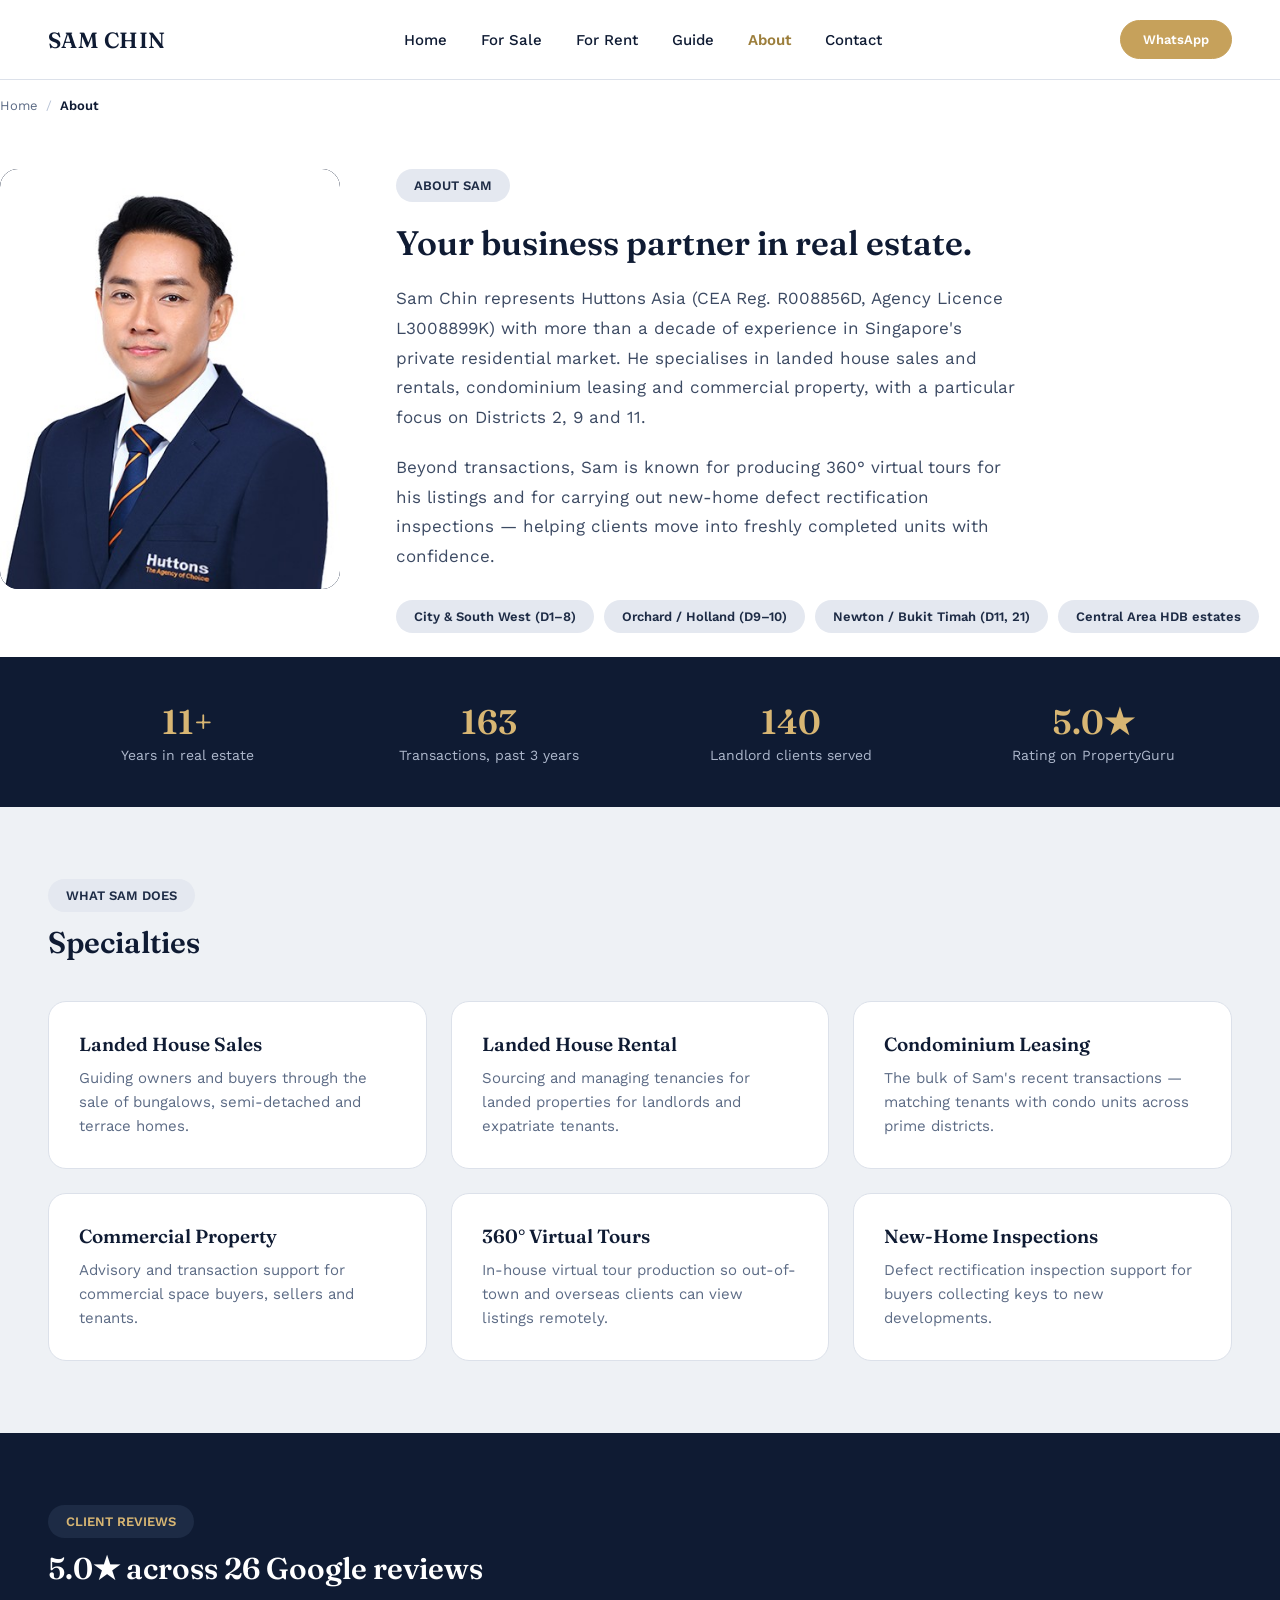
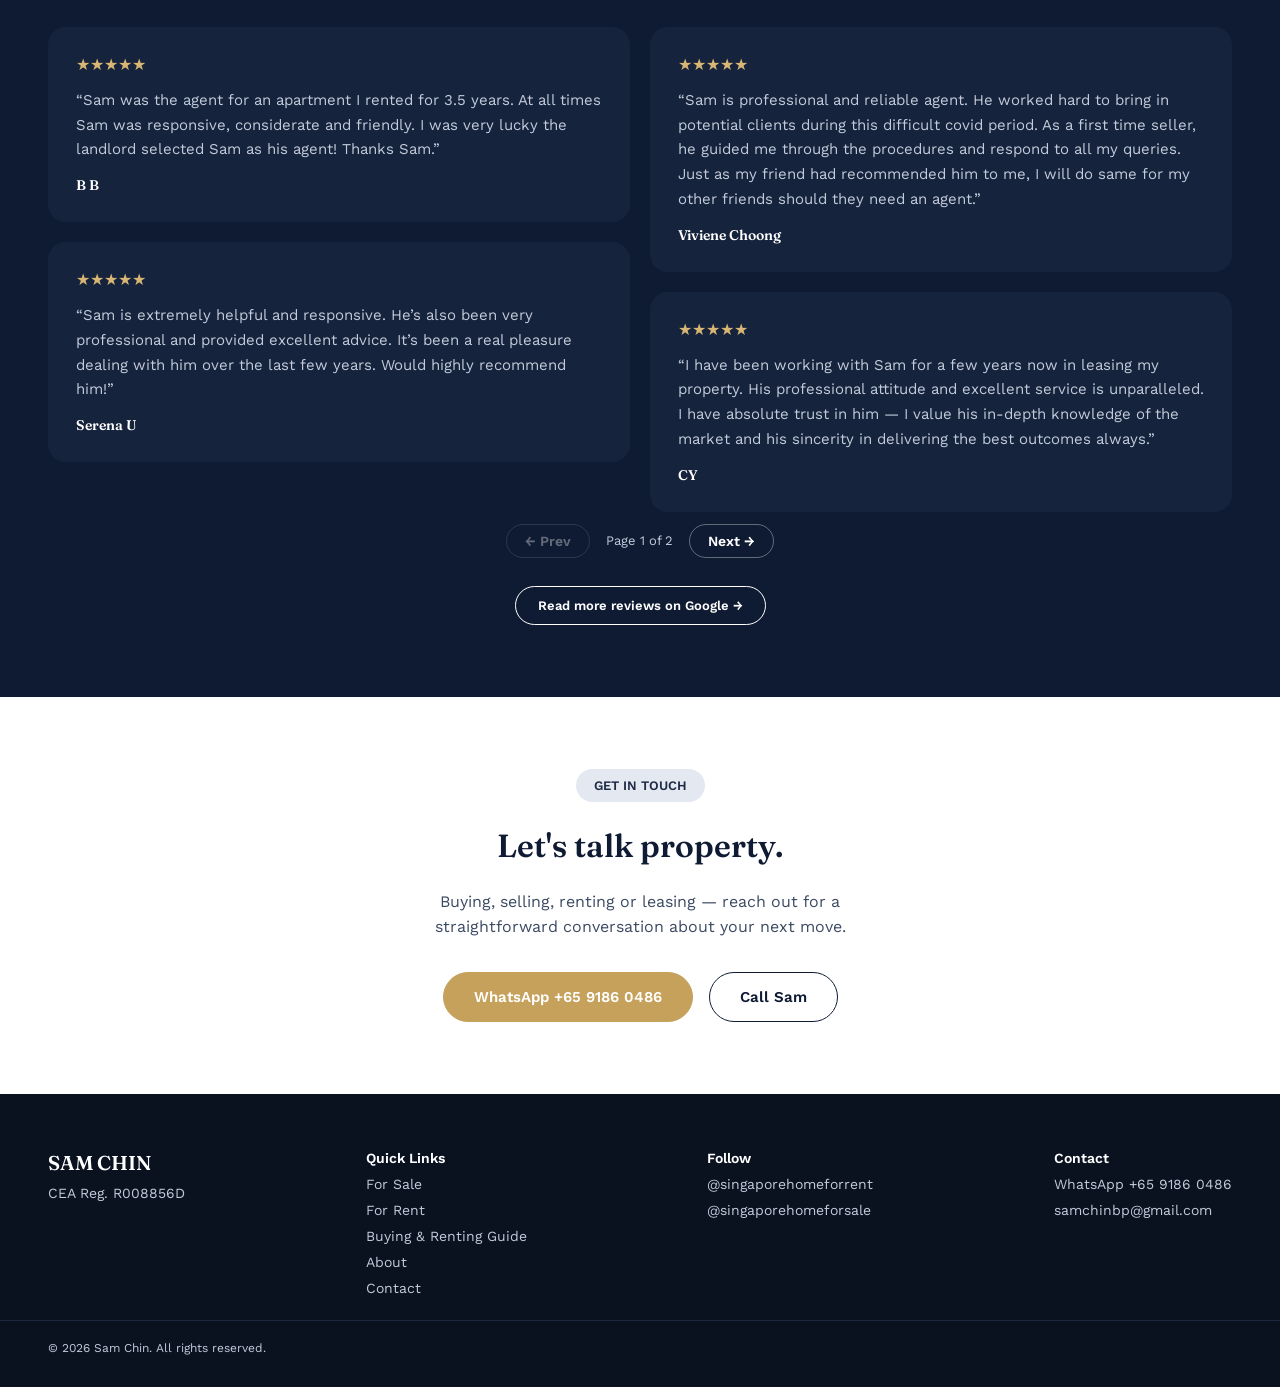
<file: about.html>
<!doctype html>
<html lang="en">
<head>
<meta charset="utf-8">
<meta name="viewport" content="width=device-width, initial-scale=1">
<title>About Sam Chin | Huttons Asia</title>
<meta name="description" content="Sam Chin, Huttons Asia — CEA Reg. R008856D. 11+ years and 163 transactions in the last 3 years, specialising in Districts 2, 9 and 11.">
<link rel="stylesheet" href="https://fonts.googleapis.com/css2?family=Fraunces:opsz,wght@9..144,400;9..144,500;9..144,600;9..144,700&family=Work+Sans:wght@400;500;600;700&display=swap">
<link rel="stylesheet" href="css/styles.css">
</head>
<body>

<nav class="site-nav">
  <a href="index.html" class="brand">SAM CHIN</a>
  <div class="nav-links">
    <a href="index.html">Home</a>
    <a href="for-sale.html">For Sale</a>
    <a href="for-rent.html">For Rent</a>
    <a href="guide.html">Guide</a>
    <a href="about.html" class="active">About</a>
    <a href="contact.html">Contact</a>
  </div>
  <div class="nav-cta">
    <a class="btn btn-primary btn-sm" href="https://wa.me/6591860486" target="_blank" rel="noopener">WhatsApp</a>
    <button class="nav-toggle" aria-label="Toggle menu"><span></span><span></span><span></span></button>
  </div>
</nav>

<div class="container breadcrumb">
  <a href="index.html">Home</a><span class="sep">/</span><span class="current">About</span>
</div>

<section class="container section-tight bio">
  <div class="photo-placeholder"><img src="images/sam-chin-headshot.jpg" alt="Sam Chin, Huttons Asia property agent, in navy blazer" loading="lazy"></div>
  <div class="bio-copy">
    <span class="chip" style="width: fit-content;">ABOUT SAM</span>
    <h1 style="font-size: 34px;">Your business partner in real estate.</h1>
    <p>Sam Chin represents Huttons Asia (CEA Reg. R008856D, Agency Licence L3008899K) with more than a decade of experience in Singapore's private residential market. He specialises in landed house sales and rentals, condominium leasing and commercial property, with a particular focus on Districts 2, 9 and 11.</p>
    <p>Beyond transactions, Sam is known for producing 360° virtual tours for his listings and for carrying out new-home defect rectification inspections — helping clients move into freshly completed units with confidence.</p>
    <div class="bio-chips">
      <span class="chip">City &amp; South West (D1–8)</span>
      <span class="chip">Orchard / Holland (D9–10)</span>
      <span class="chip">Newton / Bukit Timah (D11, 21)</span>
      <span class="chip">Central Area HDB estates</span>
    </div>
  </div>
</section>

<section class="stats">
  <div class="container">
    <div class="stat"><span class="num">11+</span><span class="label">Years in real estate</span></div>
    <div class="stat"><span class="num">163</span><span class="label">Transactions, past 3 years</span></div>
    <div class="stat"><span class="num">140</span><span class="label">Landlord clients served</span></div>
    <div class="stat"><span class="num">5.0★</span><span class="label">Rating on PropertyGuru</span></div>
  </div>
</section>

<section class="section section-alt">
  <div class="container">
    <div class="section-header">
      <span class="chip" style="width: fit-content;">WHAT SAM DOES</span>
      <h2 style="font-size: 30px;">Specialties</h2>
    </div>
    <div class="grid-3">
      <div class="card spec-card">
        <h3>Landed House Sales</h3>
        <p>Guiding owners and buyers through the sale of bungalows, semi-detached and terrace homes.</p>
      </div>
      <div class="card spec-card">
        <h3>Landed House Rental</h3>
        <p>Sourcing and managing tenancies for landed properties for landlords and expatriate tenants.</p>
      </div>
      <div class="card spec-card">
        <h3>Condominium Leasing</h3>
        <p>The bulk of Sam's recent transactions — matching tenants with condo units across prime districts.</p>
      </div>
      <div class="card spec-card">
        <h3>Commercial Property</h3>
        <p>Advisory and transaction support for commercial space buyers, sellers and tenants.</p>
      </div>
      <div class="card spec-card">
        <h3>360° Virtual Tours</h3>
        <p>In-house virtual tour production so out-of-town and overseas clients can view listings remotely.</p>
      </div>
      <div class="card spec-card">
        <h3>New-Home Inspections</h3>
        <p>Defect rectification inspection support for buyers collecting keys to new developments.</p>
      </div>
    </div>
  </div>
</section>

<section class="section section-dark" id="reviews">
  <div class="container">
    <div class="section-header">
      <span class="chip chip-dark" style="width: fit-content;">CLIENT REVIEWS</span>
      <h2 style="font-size: 30px;">5.0★ across 26 Google reviews</h2>
    </div>
    <div class="testimonial-grid" id="testimonial-grid">
      <div class="testimonial-card">
        <span class="stars">★★★★★</span>
        <p>&ldquo;Sam was the agent for an apartment I rented for 3.5 years. At all times Sam was responsive, considerate and friendly. I was very lucky the landlord selected Sam as his agent! Thanks Sam.&rdquo;</p>
        <span class="testimonial-name">B B</span>
      </div>
      <div class="testimonial-card">
        <span class="stars">★★★★★</span>
        <p>&ldquo;Sam is extremely helpful and responsive. He&rsquo;s also been very professional and provided excellent advice. It&rsquo;s been a real pleasure dealing with him over the last few years. Would highly recommend him!&rdquo;</p>
        <span class="testimonial-name">Serena U</span>
      </div>
      <div class="testimonial-card">
        <span class="stars">★★★★★</span>
        <p>&ldquo;Sam is professional and reliable agent. He worked hard to bring in potential clients during this difficult covid period. As a first time seller, he guided me through the procedures and respond to all my queries. Just as my friend had recommended him to me, I will do same for my other friends should they need an agent.&rdquo;</p>
        <span class="testimonial-name">Viviene Choong</span>
      </div>
      <div class="testimonial-card">
        <span class="stars">★★★★★</span>
        <p>&ldquo;I have been working with Sam for a few years now in leasing my property. His professional attitude and excellent service is unparalleled. I have absolute trust in him &mdash; I value his in-depth knowledge of the market and his sincerity in delivering the best outcomes always.&rdquo;</p>
        <span class="testimonial-name">CY</span>
      </div>
      <div class="testimonial-card">
        <span class="stars">★★★★★</span>
        <p>&ldquo;Sam is a very sincere agent who goes out of his way to sort issues out for his clients without bothering them. As we highly trust Sam, me and my family have only been engaging him for property related services in the past years. We have also recommended him to others and he has never fail to deliver.&rdquo;</p>
        <span class="testimonial-name">Limin Chong</span>
      </div>
      <div class="testimonial-card">
        <span class="stars">★★★★★</span>
        <p>&ldquo;Sam is a trustworthy, thoughtful and helpful person. He is approachable and always quickly responded to the requests or issues I raised. He was transparent, never had hidden agenda and also never over promised. What makes Sam different from other agents is that he thinks one step forward for the client&rsquo;s best interest and he always puts his feet in the client&rsquo;s shoes to think from the client&rsquo;s perspective. He helped me find a wonderful home to stay in the past 5 years. He also offered me many good advice and helps which prevented the occurrence of many problems and avoid the financial loss to fix those problems. I&rsquo;m very grateful for Sam&rsquo;s service!&rdquo;</p>
        <span class="testimonial-name">Irma Wang</span>
      </div>
      <div class="testimonial-card">
        <span class="stars">★★★★★</span>
        <p>&ldquo;Sam is one of or I would say the best agent I&rsquo;ve had in the last six years of renting in different places in SG. He always has your interests at heart &mdash; he made sure when I moved in that everything was immaculate, and even helped me fill the pool when it needed to be done. In addition to that, it is clear he has great rapport with his clients too because everything between me and the landlord was smooth and transparent and moving out was the best process I&rsquo;ve ever had. Thank you so much Sam!&rdquo;</p>
        <span class="testimonial-name">Christine Ng</span>
      </div>
      <div class="testimonial-card">
        <span class="stars">★★★★★</span>
        <p>&ldquo;We&rsquo;re very happy with Sam, as the agent for our apartment at Spottiswoode Residence. He was professional, kind, and responsive. Despite signing the contract from overseas without viewing the apartment in person, everything went smoothly. There were no misunderstandings or unpleasant surprises. The entire process was easy and seamless. Highly recommended! Thanks Sam and all the best.&rdquo;</p>
        <span class="testimonial-name">Daniel G</span>
      </div>
    </div>
    <div class="testimonial-pagination" id="testimonial-pagination"></div>
    <div style="text-align: center; margin-top: 28px;">
      <a class="btn btn-outline-light btn-sm" href="https://share.google/SRfcRqV3AjHDeDbVh" target="_blank" rel="noopener">Read more reviews on Google &rarr;</a>
    </div>
  </div>
</section>

<section class="container section contact-cta">
  <span class="chip">GET IN TOUCH</span>
  <h2 style="font-size: 32px;">Let's talk property.</h2>
  <p>Buying, selling, renting or leasing — reach out for a straightforward conversation about your next move.</p>
  <div class="hero-actions">
    <a class="btn btn-primary" href="https://wa.me/6591860486" target="_blank" rel="noopener">WhatsApp +65 9186 0486</a>
    <a class="btn btn-secondary" href="tel:+6591860486">Call Sam</a>
  </div>
</section>

<footer class="site-footer">
  <div class="container footer-grid">
    <div class="footer-col">
      <span class="brand-light">SAM CHIN</span>
      <span>CEA Reg. R008856D</span>
    </div>
    <div class="footer-col">
      <span class="col-title">Quick Links</span>
      <a href="for-sale.html">For Sale</a>
      <a href="for-rent.html">For Rent</a>
      <a href="guide.html">Buying &amp; Renting Guide</a>
      <a href="about.html">About</a>
      <a href="contact.html">Contact</a>
    </div>
    <div class="footer-col">
      <span class="col-title">Follow</span>
      <a href="https://www.instagram.com/singaporehomeforrent" target="_blank" rel="noopener">@singaporehomeforrent</a>
      <a href="https://www.instagram.com/singaporehomeforsale" target="_blank" rel="noopener">@singaporehomeforsale</a>
    </div>
    <div class="footer-col">
      <span class="col-title">Contact</span>
      <a href="https://wa.me/6591860486" target="_blank" rel="noopener">WhatsApp +65 9186 0486</a>
      <a href="mailto:samchinbp@gmail.com">samchinbp@gmail.com</a>
    </div>
  </div>
  <div class="container footer-bottom">© 2026 Sam Chin. All rights reserved.</div>
</footer>

<script src="js/main.js"></script>
<script>document.addEventListener('DOMContentLoaded', function () { initTestimonialPagination(); });</script>
</body>
</html>
</file>
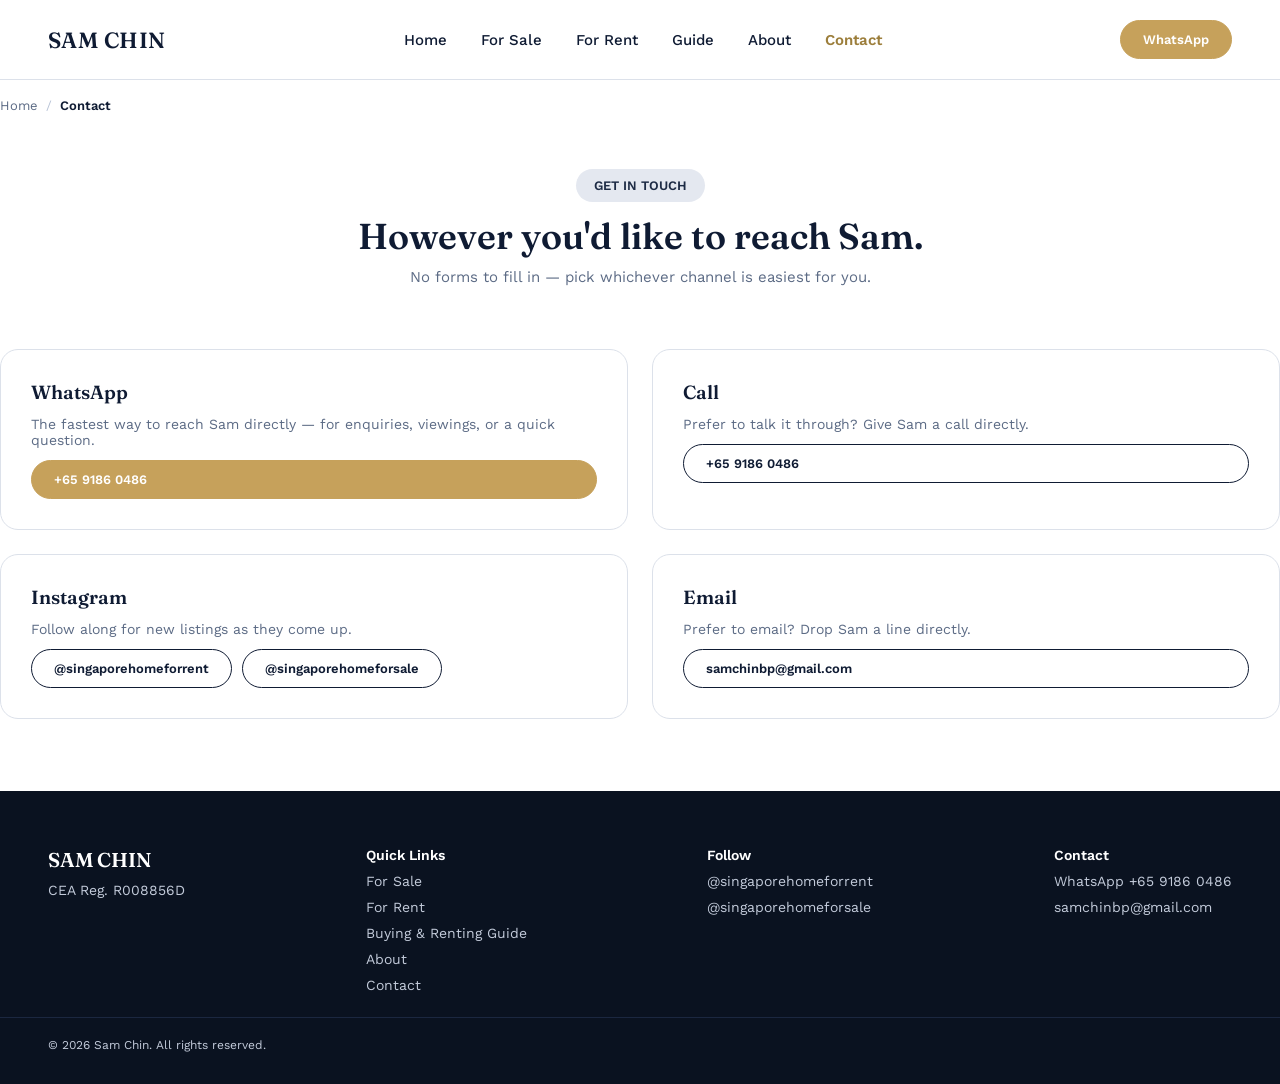
<file: contact.html>
<!doctype html>
<html lang="en">
<head>
<meta charset="utf-8">
<meta name="viewport" content="width=device-width, initial-scale=1">
<title>Get In Touch | Sam Chin, Huttons Asia</title>
<meta name="description" content="Every way to reach Sam Chin, Huttons Asia — WhatsApp, call and Instagram.">
<link rel="stylesheet" href="https://fonts.googleapis.com/css2?family=Fraunces:opsz,wght@9..144,400;9..144,500;9..144,600;9..144,700&family=Work+Sans:wght@400;500;600;700&display=swap">
<link rel="stylesheet" href="css/styles.css">
</head>
<body>

<nav class="site-nav">
  <a href="index.html" class="brand">SAM CHIN</a>
  <div class="nav-links">
    <a href="index.html">Home</a>
    <a href="for-sale.html">For Sale</a>
    <a href="for-rent.html">For Rent</a>
    <a href="guide.html">Guide</a>
    <a href="about.html">About</a>
    <a href="contact.html" class="active">Contact</a>
  </div>
  <div class="nav-cta">
    <a class="btn btn-primary btn-sm" href="https://wa.me/6591860486" target="_blank" rel="noopener">WhatsApp</a>
    <button class="nav-toggle" aria-label="Toggle menu"><span></span><span></span><span></span></button>
  </div>
</nav>

<div class="container breadcrumb">
  <a href="index.html">Home</a><span class="sep">/</span><span class="current">Contact</span>
</div>

<header class="container section-tight" style="text-align: center;">
  <span class="chip" style="margin: 0 auto;">GET IN TOUCH</span>
  <h1 style="font-size: 36px; margin-top: 12px;">However you'd like to reach Sam.</h1>
  <p style="font-size: 15px; color: var(--text-muted); margin-top: 10px; max-width: 520px; margin-left: auto; margin-right: auto;">No forms to fill in — pick whichever channel is easiest for you.</p>
</header>

<section class="container section" style="padding-top: 24px;">
  <div class="contact-grid">
    <div class="card contact-card">
      <h3>WhatsApp</h3>
      <p>The fastest way to reach Sam directly — for enquiries, viewings, or a quick question.</p>
      <a class="btn btn-primary btn-sm" href="https://wa.me/6591860486" target="_blank" rel="noopener">+65 9186 0486</a>
    </div>
    <div class="card contact-card">
      <h3>Call</h3>
      <p>Prefer to talk it through? Give Sam a call directly.</p>
      <a class="btn btn-secondary btn-sm" href="tel:+6591860486">+65 9186 0486</a>
    </div>
    <div class="card contact-card">
      <h3>Instagram</h3>
      <p>Follow along for new listings as they come up.</p>
      <div style="display: flex; gap: 10px; flex-wrap: wrap;">
        <a class="btn btn-secondary btn-sm" href="https://www.instagram.com/singaporehomeforrent" target="_blank" rel="noopener">@singaporehomeforrent</a>
        <a class="btn btn-secondary btn-sm" href="https://www.instagram.com/singaporehomeforsale" target="_blank" rel="noopener">@singaporehomeforsale</a>
      </div>
    </div>
    <div class="card contact-card">
      <h3>Email</h3>
      <p>Prefer to email? Drop Sam a line directly.</p>
      <a class="btn btn-secondary btn-sm" href="mailto:samchinbp@gmail.com">samchinbp@gmail.com</a>
    </div>
  </div>
</section>

<footer class="site-footer">
  <div class="container footer-grid">
    <div class="footer-col">
      <span class="brand-light">SAM CHIN</span>
      <span>CEA Reg. R008856D</span>
    </div>
    <div class="footer-col">
      <span class="col-title">Quick Links</span>
      <a href="for-sale.html">For Sale</a>
      <a href="for-rent.html">For Rent</a>
      <a href="guide.html">Buying &amp; Renting Guide</a>
      <a href="about.html">About</a>
      <a href="contact.html">Contact</a>
    </div>
    <div class="footer-col">
      <span class="col-title">Follow</span>
      <a href="https://www.instagram.com/singaporehomeforrent" target="_blank" rel="noopener">@singaporehomeforrent</a>
      <a href="https://www.instagram.com/singaporehomeforsale" target="_blank" rel="noopener">@singaporehomeforsale</a>
    </div>
    <div class="footer-col">
      <span class="col-title">Contact</span>
      <a href="https://wa.me/6591860486" target="_blank" rel="noopener">WhatsApp +65 9186 0486</a>
      <a href="mailto:samchinbp@gmail.com">samchinbp@gmail.com</a>
    </div>
  </div>
  <div class="container footer-bottom">© 2026 Sam Chin. All rights reserved.</div>
</footer>

<script src="js/main.js"></script>
</body>
</html>
</file>
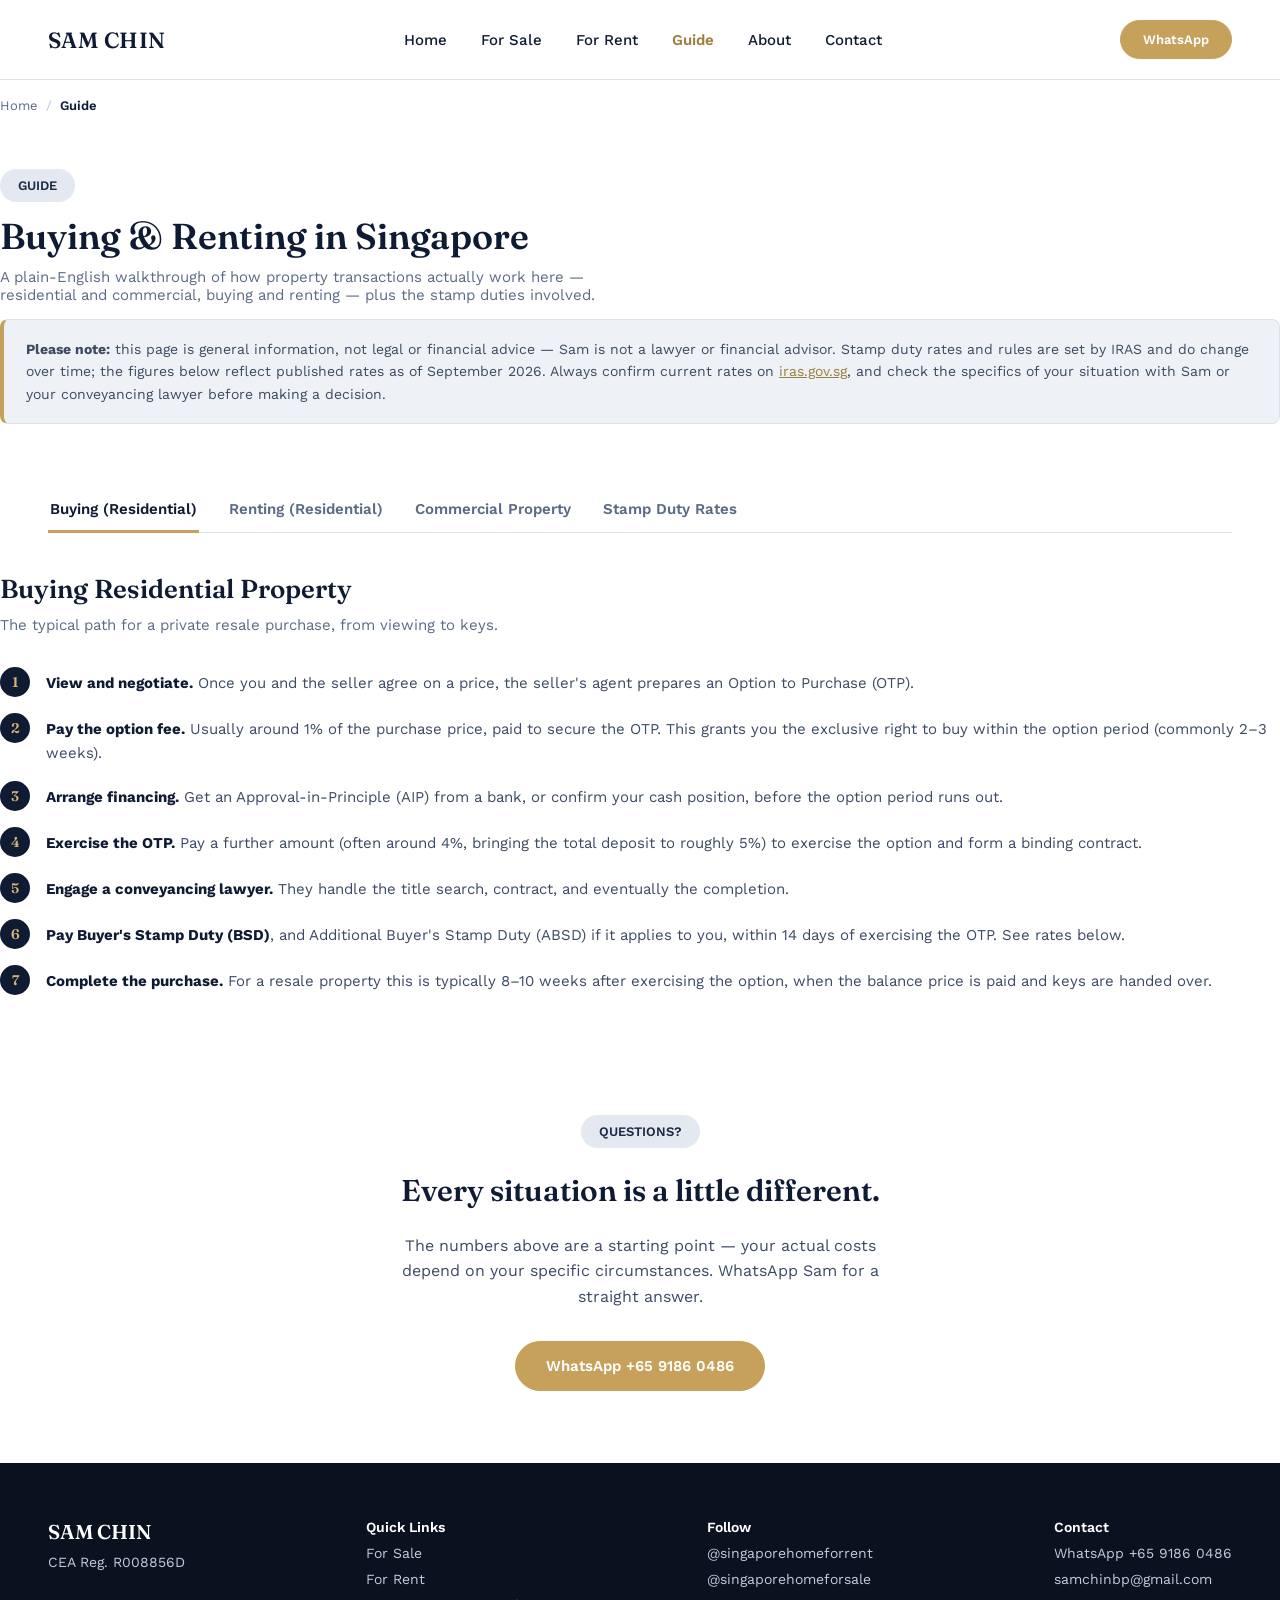
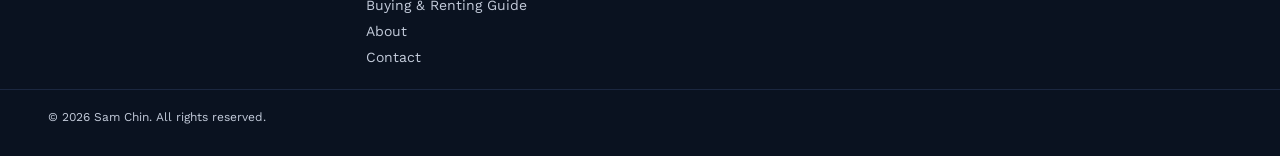
<file: guide.html>
<!doctype html>
<html lang="en">
<head>
<meta charset="utf-8">
<meta name="viewport" content="width=device-width, initial-scale=1">
<title>Buying &amp; Renting Guide | Sam Chin, Huttons Asia</title>
<meta name="description" content="A plain-English guide to buying, renting and leasing residential and commercial property in Singapore — procedures, timelines and stamp duties, from Sam Chin, Huttons Asia.">
<link rel="stylesheet" href="https://fonts.googleapis.com/css2?family=Fraunces:opsz,wght@9..144,400;9..144,500;9..144,600;9..144,700&family=Work+Sans:wght@400;500;600;700&display=swap">
<link rel="stylesheet" href="css/styles.css">
</head>
<body>

<nav class="site-nav">
  <a href="index.html" class="brand">SAM CHIN</a>
  <div class="nav-links">
    <a href="index.html">Home</a>
    <a href="for-sale.html">For Sale</a>
    <a href="for-rent.html">For Rent</a>
    <a href="guide.html" class="active">Guide</a>
    <a href="about.html">About</a>
    <a href="contact.html">Contact</a>
  </div>
  <div class="nav-cta">
    <a class="btn btn-primary btn-sm" href="https://wa.me/6591860486" target="_blank" rel="noopener">WhatsApp</a>
    <button class="nav-toggle" aria-label="Toggle menu"><span></span><span></span><span></span></button>
  </div>
</nav>

<div class="container breadcrumb">
  <a href="index.html">Home</a><span class="sep">/</span><span class="current">Guide</span>
</div>

<header class="container section-tight">
  <span class="chip">GUIDE</span>
  <h1 style="font-size: 36px; margin-top: 12px;">Buying &amp; Renting in Singapore</h1>
  <p style="font-size: 15px; color: var(--text-muted); margin-top: 10px; max-width: 640px;">A plain-English walkthrough of how property transactions actually work here — residential and commercial, buying and renting — plus the stamp duties involved.</p>

  <div class="disclaimer">
    <strong>Please note:</strong> this page is general information, not legal or financial advice — Sam is not a lawyer or financial advisor. Stamp duty rates and rules are set by IRAS and do change over time; the figures below reflect published rates as of September 2026. Always confirm current rates on <a href="https://www.iras.gov.sg" target="_blank" rel="noopener" style="color: var(--gold-hover); text-decoration: underline;">iras.gov.sg</a>, and check the specifics of your situation with Sam or your conveyancing lawyer before making a decision.
  </div>
</header>

<div class="container">
  <div class="tabs" role="tablist">
    <button class="tab-btn" data-tab="buying" role="tab">Buying (Residential)</button>
    <button class="tab-btn" data-tab="renting" role="tab">Renting (Residential)</button>
    <button class="tab-btn" data-tab="commercial" role="tab">Commercial Property</button>
    <button class="tab-btn" data-tab="duties" role="tab">Stamp Duty Rates</button>
  </div>
</div>

<section class="container tab-panel" id="buying" role="tabpanel">
  <h2>Buying Residential Property</h2>
  <p class="sub">The typical path for a private resale purchase, from viewing to keys.</p>

  <ol class="steps">
    <li><div><strong>View and negotiate.</strong> Once you and the seller agree on a price, the seller's agent prepares an Option to Purchase (OTP).</div></li>
    <li><div><strong>Pay the option fee.</strong> Usually around 1% of the purchase price, paid to secure the OTP. This grants you the exclusive right to buy within the option period (commonly 2–3 weeks).</div></li>
    <li><div><strong>Arrange financing.</strong> Get an Approval-in-Principle (AIP) from a bank, or confirm your cash position, before the option period runs out.</div></li>
    <li><div><strong>Exercise the OTP.</strong> Pay a further amount (often around 4%, bringing the total deposit to roughly 5%) to exercise the option and form a binding contract.</div></li>
    <li><div><strong>Engage a conveyancing lawyer.</strong> They handle the title search, contract, and eventually the completion.</div></li>
    <li><div><strong>Pay Buyer's Stamp Duty (BSD)</strong>, and Additional Buyer's Stamp Duty (ABSD) if it applies to you, within 14 days of exercising the OTP. See rates below.</div></li>
    <li><div><strong>Complete the purchase.</strong> For a resale property this is typically 8–10 weeks after exercising the option, when the balance price is paid and keys are handed over.</div></li>
  </ol>
</section>

<section class="container tab-panel" id="renting" role="tabpanel">
  <h2>Renting Residential Property</h2>
  <p class="sub">What happens between finding a place and getting the keys.</p>

  <ol class="steps">
    <li><div><strong>View the unit</strong> and agree on the rent and key terms (lease length, furnishing, start date) with the landlord.</div></li>
    <li><div><strong>Submit a Letter of Intent (LOI)</strong> with a good-faith deposit — usually one month's rent — to show you're serious. This is refundable if the landlord doesn't proceed, but typically forfeited if you withdraw without cause.</div></li>
    <li><div><strong>Sign the Tenancy Agreement (TA).</strong> This sets out the lease term, rent, deposit, and responsibilities of both parties.</div></li>
    <li><div><strong>Pay stamp duty on the lease</strong> within 14 days of signing (30 days if signed overseas). This is usually the tenant's responsibility. See the formula below.</div></li>
    <li><div><strong>Pay the security deposit</strong> — typically one month's rent per year of lease for terms of two years or less (e.g. two months for a two-year lease).</div></li>
    <li><div><strong>Move in</strong> with an inventory list signed by both parties, so the unit's condition is documented from day one.</div></li>
  </ol>
</section>

<section class="container tab-panel" id="commercial" role="tabpanel">
  <h2>Commercial Property</h2>
  <p class="sub">Buying or leasing office, retail or warehouse space works a little differently from residential.</p>

  <h3>Buying commercial property</h3>
  <p>The OTP-and-exercise process is broadly similar to residential purchases, with a few key differences: <strong>ABSD does not apply</strong> to commercial and industrial property — only BSD. If the seller is GST-registered, GST may apply on top of the purchase price, so it's worth checking this early. It's also worth confirming the property's permitted use under URA zoning before committing.</p>

  <h3>Leasing commercial space</h3>
  <p>Commercial leases usually start with an Agreement for Lease (or Letter of Offer) covering rent, lease term and fit-out period, followed by the formal Tenancy Agreement. Compared to residential rentals, expect: longer lease terms (often 2–3 years with a renewal option), a larger security deposit (commonly 3 months plus GST), and rent quoted per square foot rather than as a flat monthly figure. Stamp duty on a commercial lease is calculated the same way as for residential leases (see below).</p>
</section>

<section class="container tab-panel" id="duties" role="tabpanel">
  <h2>Stamp Duty Rates</h2>
  <p class="sub">As published by IRAS. These are the figures that matter most when budgeting for a purchase, sale or lease.</p>

  <h3>Buyer's Stamp Duty (BSD) — on every purchase</h3>
  <div class="table-scroll">
    <table class="rate-table">
      <thead><tr><th>Purchase Price / Market Value</th><th>BSD Rate</th></tr></thead>
      <tbody>
        <tr><td>First $180,000</td><td>1%</td></tr>
        <tr><td>Next $180,000 ($180,001–$360,000)</td><td>2%</td></tr>
        <tr><td>Next $640,000 ($360,001–$1,000,000)</td><td>3%</td></tr>
        <tr><td>Next $500,000 ($1,000,001–$1,500,000)</td><td>4%</td></tr>
        <tr><td>Next $1,500,000 ($1,500,001–$3,000,000)</td><td>5%</td></tr>
        <tr><td>Above $3,000,000</td><td>6%</td></tr>
      </tbody>
    </table>
  </div>

  <h3>Additional Buyer's Stamp Duty (ABSD) — residential only</h3>
  <div class="table-scroll">
    <table class="rate-table">
      <thead><tr><th>Buyer Profile</th><th>1st Property</th><th>2nd Property</th><th>3rd+ Property</th></tr></thead>
      <tbody>
        <tr><td>Singapore Citizen</td><td>0%</td><td>20%</td><td>30%</td></tr>
        <tr><td>Singapore Permanent Resident</td><td>5%</td><td>30%</td><td>35%</td></tr>
        <tr><td>Foreigner (non-PR)</td><td>60%</td><td>60%</td><td>60%</td></tr>
        <tr><td>Entity / Trust</td><td colspan="3">65%</td></tr>
      </tbody>
    </table>
  </div>
  <p style="font-size: 13px; color: var(--text-muted);">ABSD does not apply to commercial or industrial property.</p>

  <h3>Seller's Stamp Duty (SSD) — residential, if sold within the holding period</h3>
  <div class="table-scroll">
    <table class="rate-table">
      <thead><tr><th>Holding Period (for property bought on/after 4 Jul 2025)</th><th>SSD Rate</th></tr></thead>
      <tbody>
        <tr><td>Up to 1 year</td><td>16%</td></tr>
        <tr><td>More than 1, up to 2 years</td><td>12%</td></tr>
        <tr><td>More than 2, up to 3 years</td><td>8%</td></tr>
        <tr><td>More than 3, up to 4 years</td><td>4%</td></tr>
        <tr><td>Beyond 4 years</td><td>No SSD</td></tr>
      </tbody>
    </table>
  </div>
  <p style="font-size: 13px; color: var(--text-muted);">Properties bought before 4 July 2025 follow the holding-period rules in force at the time of purchase — check with Sam or IRAS if this applies to you.</p>

  <h3>Lease (Tenancy) Duty — residential &amp; commercial</h3>
  <p>For leases of 4 years or less: <strong>0.4% of the first year's rent, plus 0.2% for each additional year</strong>, based on the higher of the contractual or market rent.</p>
  <div class="example-box">
    <span class="example-label">WORKED EXAMPLE</span>
    A 2-year lease at $2,500/month ($30,000/year):<br>
    Year 1: 0.4% × $30,000 = $120<br>
    Year 2: 0.2% × $30,000 = $60<br>
    <strong>Total stamp duty: $180</strong>
  </div>
  <p style="font-size: 13px; color: var(--text-muted);">Leases with an average annual rent of $1,000 or less are exempt. Duty must be paid within 14 days of signing (30 days if signed overseas) — late payment incurs a penalty of up to 10% of the duty owed, plus interest.</p>
</section>

<section class="container section contact-cta">
  <span class="chip">QUESTIONS?</span>
  <h2 style="font-size: 30px;">Every situation is a little different.</h2>
  <p>The numbers above are a starting point — your actual costs depend on your specific circumstances. WhatsApp Sam for a straight answer.</p>
  <div class="hero-actions">
    <a class="btn btn-primary" href="https://wa.me/6591860486" target="_blank" rel="noopener">WhatsApp +65 9186 0486</a>
  </div>
</section>

<footer class="site-footer">
  <div class="container footer-grid">
    <div class="footer-col">
      <span class="brand-light">SAM CHIN</span>
      <span>CEA Reg. R008856D</span>
    </div>
    <div class="footer-col">
      <span class="col-title">Quick Links</span>
      <a href="for-sale.html">For Sale</a>
      <a href="for-rent.html">For Rent</a>
      <a href="guide.html">Buying &amp; Renting Guide</a>
      <a href="about.html">About</a>
      <a href="contact.html">Contact</a>
    </div>
    <div class="footer-col">
      <span class="col-title">Follow</span>
      <a href="https://www.instagram.com/singaporehomeforrent" target="_blank" rel="noopener">@singaporehomeforrent</a>
      <a href="https://www.instagram.com/singaporehomeforsale" target="_blank" rel="noopener">@singaporehomeforsale</a>
    </div>
    <div class="footer-col">
      <span class="col-title">Contact</span>
      <a href="https://wa.me/6591860486" target="_blank" rel="noopener">WhatsApp +65 9186 0486</a>
      <a href="mailto:samchinbp@gmail.com">samchinbp@gmail.com</a>
    </div>
  </div>
  <div class="container footer-bottom">© 2026 Sam Chin. All rights reserved.</div>
</footer>

<script src="js/main.js"></script>
</body>
</html>
</file>
<file: css/styles.css>
/* ============================================================
   Sam Chin — Real Estate Website
   Palette: navy / white / gold
   ============================================================ */

:root {
  --navy: #0F1B33;
  --navy-light: #16233D;
  --navy-border: #DCE1EA;
  --white: #FFFFFF;
  --grey-bg: #EEF1F5;
  --grey-border: #B7C2D6;
  --text-muted: #5C6B85;
  --text-body: #3C4A63;
  --gold: #C6A15B;
  --gold-hover: #9C7E3B;
  --gold-light: #D8B673;
  --footer-bg: #0A1220;
  --footer-text: #C3CBDA;
  --stat-label: #AEB8CC;
  --card-border: #DCE1EA;
}

* { box-sizing: border-box; }

html { scroll-behavior: smooth; }

body {
  margin: 0;
  background: var(--white);
  color: var(--navy);
  font-family: 'Work Sans', sans-serif;
  -webkit-font-smoothing: antialiased;
}

a { text-decoration: none; color: inherit; }

img { max-width: 100%; display: block; }

.container {
  max-width: 1280px;
  margin: 0 auto;
  /* left/right only, deliberately — see the mobile override below for why this must
     never become a `padding: 0 48px` shorthand again. */
  padding-left: 48px;
  padding-right: 48px;
}

h1, h2, h3, h4 {
  font-family: 'Fraunces', serif;
  font-weight: 600;
  margin: 0;
  color: var(--navy);
}

/* ---------- Nav ---------- */
.site-nav {
  position: sticky;
  top: 0;
  z-index: 100;
  display: flex;
  align-items: center;
  justify-content: space-between;
  padding: 20px 48px;
  background: rgba(255, 255, 255, 0.95);
  border-bottom: 1px solid var(--navy-border);
  backdrop-filter: blur(6px);
}

.brand {
  font-family: 'Fraunces', serif;
  font-size: 22px;
  font-weight: 600;
  letter-spacing: 0.02em;
  color: var(--navy);
}

.nav-links {
  display: flex;
  align-items: center;
  gap: 34px;
}

.nav-links a {
  font-size: 15px;
  font-weight: 500;
  color: var(--navy);
}

.nav-links a:hover,
.nav-links a.active {
  color: var(--gold-hover);
}

.nav-links a.active { font-weight: 600; }

.nav-cta { display: flex; align-items: center; gap: 16px; }

.nav-toggle {
  display: none;
  background: none;
  border: none;
  cursor: pointer;
  padding: 6px;
}

.nav-toggle span {
  display: block;
  width: 24px;
  height: 2px;
  background: var(--navy);
  margin: 5px 0;
}

/* ---------- Buttons ---------- */
.btn {
  display: inline-flex;
  align-items: center;
  gap: 10px;
  padding: 15px 30px;
  border-radius: 999px;
  font-family: 'Work Sans', sans-serif;
  font-weight: 600;
  font-size: 15px;
  cursor: pointer;
  border: 1.5px solid transparent;
}

.btn-primary {
  background: var(--gold);
  color: var(--white);
  border-color: var(--gold);
}
.btn-primary:hover { background: var(--gold-hover); border-color: var(--gold-hover); }

.btn-secondary {
  background: transparent;
  color: var(--navy);
  border-color: var(--navy);
}
.btn-secondary:hover { background: var(--navy); color: var(--white); }

.btn-outline-light {
  background: transparent;
  color: var(--white);
  border-color: var(--white);
}
.btn-outline-light:hover { background: var(--white); color: var(--navy); }

.btn-sm { padding: 11px 22px; font-size: 13px; }

/* ---------- Chips ---------- */
.chip {
  display: inline-block;
  padding: 9px 18px;
  border-radius: 999px;
  background: #E4E8F0;
  color: #1D2B45;
  font-size: 13px;
  font-weight: 600;
}

.chip-dark { background: #1D2B45; color: var(--gold-light); }

/* ---------- Cards ---------- */
.card {
  background: var(--white);
  border: 1px solid var(--card-border);
  border-radius: 18px;
}

/* ---------- Avatar / photo placeholders (swap for real photos) ---------- */
.avatar-placeholder {
  background: var(--navy);
  border: 2px solid var(--gold);
  border-radius: 999px;
  color: var(--gold-light);
  display: flex;
  align-items: center;
  justify-content: center;
  font-family: 'Fraunces', serif;
  font-weight: 600;
  flex-shrink: 0;
}

.photo-placeholder {
  background: linear-gradient(160deg, var(--navy) 0%, var(--navy-light) 100%);
  border-radius: 18px;
  display: flex;
  align-items: center;
  justify-content: center;
  color: var(--gold-light);
  font-family: 'Fraunces', serif;
  font-weight: 600;
  letter-spacing: 0.05em;
  text-align: center;
  position: relative;
  overflow: hidden;
}

.photo-placeholder::after {
  content: "";
  position: absolute;
  inset: 0;
  border: 1px solid rgba(198, 161, 91, 0.35);
  border-radius: 18px;
  margin: 10px;
}

/* Once a placeholder has a real photo, the image fills the same box the
   placeholder text used to occupy — the gradient/border frame stays as a
   fallback behind it (visible for a moment while the photo loads). */
.avatar-placeholder img,
.photo-placeholder img {
  width: 100%;
  height: 100%;
  object-fit: cover;
  border-radius: inherit;
  position: relative;
  z-index: 1;
}

/* ---------- Hero (full-bleed video background) ---------- */
.hero-video {
  position: relative;
  min-height: 92vh;
  display: flex;
  align-items: center;
  justify-content: center;
  overflow: hidden;
  background: var(--navy) url("../images/hero-video-poster.jpg") center/cover no-repeat;
}
.hero-video-bg {
  position: absolute;
  inset: 0;
  width: 100%;
  height: 100%;
  object-fit: cover;
  z-index: 0;
}
.hero-video-overlay {
  position: absolute;
  inset: 0;
  background: linear-gradient(180deg, rgba(15, 27, 51, 0.42) 0%, rgba(15, 27, 51, 0.68) 100%);
  z-index: 1;
}
.hero-video-content {
  position: relative;
  z-index: 2;
  text-align: center;
  display: flex;
  flex-direction: column;
  align-items: center;
  gap: 24px;
  padding: 110px 0 90px;
  width: 100%;
}
.hero-video-content .chip {
  background: rgba(255, 255, 255, 0.14);
  color: var(--white);
  border: 1px solid rgba(255, 255, 255, 0.4);
}
.hero-video-content h1 {
  font-size: 48px;
  line-height: 1.15;
  max-width: 800px;
  color: var(--white);
}
.hero-video-content p.lead {
  font-size: 17px;
  line-height: 1.6;
  color: rgba(255, 255, 255, 0.88);
  max-width: 560px;
  margin: 0;
}
/* Video is a decorative background loop, so it's hidden for anyone who has asked their
   system to reduce motion — the poster image set on .hero-video above still shows. */
@media (prefers-reduced-motion: reduce) {
  .hero-video-bg { display: none; }
}

.hero-actions { display: flex; gap: 16px; margin-top: 8px; flex-wrap: wrap; justify-content: center; }

/* ---------- Hero search card ---------- */
.search-card {
  background: var(--white);
  border: 1px solid var(--card-border);
  border-radius: 20px;
  box-shadow: 0 16px 40px rgba(15, 27, 51, 0.10);
  padding: 20px 24px 24px;
  width: 100%;
  max-width: 780px;
  display: flex;
  flex-direction: column;
  gap: 18px;
  text-align: left;
}
.search-tabs { display: flex; gap: 4px; background: var(--grey-bg); border-radius: 999px; padding: 4px; width: fit-content; }
.search-tab {
  border: none;
  background: transparent;
  padding: 9px 24px;
  border-radius: 999px;
  font-family: 'Work Sans', sans-serif;
  font-weight: 600;
  font-size: 14px;
  color: var(--text-muted);
  cursor: pointer;
}
.search-tab.active { background: var(--navy); color: var(--white); }
.search-fields { display: flex; gap: 12px; flex-wrap: wrap; align-items: center; }
.search-fields .pill-select { flex: 1 1 160px; }
.search-fields .btn { flex-shrink: 0; }

/* ---------- Pill-style filter dropdowns (hero search + listing filter bars) ---------- */
.pill-select {
  appearance: none;
  -webkit-appearance: none;
  -moz-appearance: none;
  padding: 13px 40px 13px 20px;
  border-radius: 999px;
  border: 1px solid var(--card-border);
  background-color: var(--white);
  background-image: url("data:image/svg+xml;charset=UTF-8,%3Csvg xmlns='http://www.w3.org/2000/svg' width='10' height='6'%3E%3Cpath d='M0 0l5 6 5-6z' fill='%235C6B85'/%3E%3C/svg%3E");
  background-repeat: no-repeat;
  background-position: right 18px center;
  color: var(--navy);
  font-family: 'Work Sans', sans-serif;
  /* 16px minimum keeps iOS Safari from auto-zooming the whole page in when a select is
     tapped/focused (anything under 16px triggers it) — that page-zoom is what was making
     the mobile filters look "cropped": the layout gets zoomed past the screen edges until
     the visitor manually pinches back out. */
  font-size: 16px;
  line-height: 1.3;
  min-height: 48px;
  white-space: nowrap;
  overflow: hidden;
  text-overflow: ellipsis;
  cursor: pointer;
  min-width: 150px;
}

/* ---------- Category tiles ---------- */
.tiles {
  display: grid;
  grid-template-columns: repeat(3, minmax(0, 1fr));
  gap: 24px;
  padding: 40px 0 72px;
}

.tile {
  overflow: hidden;
  display: flex;
  flex-direction: column;
}

.tile .photo-placeholder { height: 190px; border-radius: 18px 18px 0 0; }
.tile .photo-placeholder::after { display: none; }
.tile-tag {
  position: absolute;
  top: 14px;
  left: 14px;
  z-index: 2;
  background: rgba(15, 27, 51, 0.85);
  color: var(--white);
  font-size: 11px;
  letter-spacing: 0.06em;
  text-transform: uppercase;
  padding: 6px 12px;
  border-radius: 2px;
}

.tile-body { padding: 24px; display: flex; flex-direction: column; gap: 6px; }
.tile-body h3 { font-size: 20px; }
.tile-body span { font-size: 14px; color: var(--text-muted); }

/* ---------- Homepage "For Sale / For Rent" tiles (2-up, larger than the 3-up .tiles) ---------- */
.market-tiles {
  display: grid;
  grid-template-columns: repeat(2, minmax(0, 1fr));
  gap: 24px;
}
.market-tiles .tile .photo-placeholder { height: 240px; }

/* ---------- Guide CTA banner (home) ---------- */
.guide-cta {
  background: var(--navy);
  border-radius: 24px;
  padding: 56px;
  display: flex;
  gap: 48px;
  align-items: center;
  flex-wrap: wrap;
}
.guide-cta-copy { flex: 1 1 320px; display: flex; flex-direction: column; gap: 16px; }
.guide-cta-copy h2 { color: var(--white); }
.guide-cta-copy p { color: var(--footer-text); margin: 0; }
.guide-cta-points { flex: 1 1 280px; display: flex; flex-direction: column; gap: 12px; }
.guide-point {
  display: flex;
  align-items: center;
  gap: 16px;
  background: rgba(255, 255, 255, 0.06);
  border: 1px solid rgba(255, 255, 255, 0.15);
  border-radius: 12px;
  padding: 14px 20px;
  color: var(--white);
  font-size: 15px;
}
.guide-point .num { font-family: 'Fraunces', serif; font-weight: 600; color: var(--gold-light); font-size: 18px; }

/* ---------- Homepage review teaser (3-up, non-paginated preview of the About page reviews) ---------- */
.testimonial-teaser-grid {
  display: grid;
  grid-template-columns: repeat(3, minmax(0, 1fr));
  gap: 20px;
}

/* ---------- Stats strip ---------- */
.stats {
  background: var(--navy);
  padding: 44px 0;
}
.stats .container {
  display: grid;
  grid-template-columns: repeat(4, minmax(0, 1fr));
  gap: 24px;
}
.stat {
  display: flex;
  flex-direction: column;
  align-items: center;
  text-align: center;
  gap: 4px;
}
.stat .num {
  font-family: 'Fraunces', serif;
  font-size: 34px;
  font-weight: 600;
  color: var(--gold-light);
}
.stat .label { font-size: 14px; color: var(--stat-label); }

/* Homepage "Experience" section: no navy tile — stats sit directly on the section's own
   white background instead, so gold-on-navy numbers/labels need a light-background
   version (scoped to #experience so About page's own dark stats strip is untouched). */
#experience .stats { background: var(--white); padding: 8px 0 44px; }
#experience .stat .num { color: var(--gold-hover); }
#experience .stat .label { color: var(--text-muted); }

/* ---------- About strip (home) ---------- */
.about-strip {
  background: var(--grey-bg);
  padding: 44px 0;
}
.about-strip .container {
  display: flex;
  align-items: center;
  gap: 32px;
  flex-wrap: wrap;
}
.about-strip .avatar-placeholder { width: 100px; height: 100px; font-size: 26px; }
.about-strip-copy { flex: 1 1 320px; display: flex; flex-direction: column; gap: 6px; }
.about-strip-copy .eyebrow { font-size: 13px; font-weight: 600; color: var(--text-muted); }
.about-strip-copy h3 { font-size: 21px; }
.about-strip-copy p { font-size: 14px; color: var(--text-body); margin: 0; max-width: 640px; }

/* ---------- Section shells ---------- */
.section { padding: 72px 0; }
.section-tight { padding: 56px 0 24px; }
.section-header { display: flex; flex-direction: column; gap: 12px; margin-bottom: 40px; max-width: 640px; }
.section-alt { background: var(--grey-bg); }
.section-dark { background: var(--navy); color: var(--white); }
.section-dark h2 { color: var(--white); }

/* ---------- Listings CTA (portal links) ---------- */
.listings-cta {
  display: grid;
  grid-template-columns: repeat(2, minmax(0, 1fr));
  gap: 24px;
}
.portal-card {
  padding: 32px;
  display: flex;
  flex-direction: column;
  gap: 14px;
}
.portal-card h3 { font-size: 19px; }
.portal-card p { font-size: 14px; color: var(--text-muted); margin: 0; }

/* ---------- Map ---------- */
.map-wrap { padding: 8px 0 56px; }
#map {
  height: 460px;
  border-radius: 18px;
  border: 1px solid var(--card-border);
  z-index: 1;
}
.map-caption { font-size: 13px; color: var(--text-muted); margin-top: 14px; text-align: center; }

/* ---------- Price-pin map badges (per-listing pins with the price shown) ---------- */
.price-pin-badge {
  /* This sits inside a Leaflet marker wrapper that's deliberately sized 0x0 (iconSize:
     [0,0], so the label can be bigger than its own anchor point) — a plain block-level
     div with no explicit width fills the width of ITS CONTAINER, so inside a 0px-wide
     parent its content box also computed to 0, leaving only the padding giving the dark
     background any width at all while the nowrap text painted straight through it
     uncontained. inline-block always shrink-wraps to its own content instead, regardless
     of the parent's width, which is what actually keeps the text inside the box. */
  display: inline-block;
  position: relative;
  transform: translate(-50%, -100%);
  background: var(--navy);
  color: var(--white);
  font-family: 'Work Sans', sans-serif;
  font-weight: 600;
  font-size: 13px;
  padding: 7px 12px;
  border-radius: 7px;
  white-space: nowrap;
  border: 1.5px solid var(--gold);
  box-shadow: 0 3px 8px rgba(15, 27, 51, 0.35);
  cursor: pointer;
}
.price-pin-badge::after {
  content: "";
  position: absolute;
  left: 50%;
  bottom: -7px;
  transform: translateX(-50%);
  border-left: 7px solid transparent;
  border-right: 7px solid transparent;
  border-top: 7px solid var(--navy);
}

/* Cluster badge shown in place of overlapping individual price pins when several
   listings sit too close together to each show their own price legibly at the current
   zoom (see initListingMap / Leaflet.markercluster in main.js). Click to zoom in. */
.price-pin-cluster-badge {
  display: inline-block; /* same fix as .price-pin-badge above — see its comment */
  position: relative;
  transform: translate(-50%, -100%);
  background: var(--navy);
  color: var(--white);
  font-family: 'Work Sans', sans-serif;
  font-weight: 600;
  font-size: 12.5px;
  padding: 7px 14px;
  border-radius: 999px;
  white-space: nowrap;
  border: 1.5px solid var(--gold);
  box-shadow: 0 3px 9px rgba(15, 27, 51, 0.4);
  cursor: pointer;
}
.price-pin-cluster-badge::after {
  content: "";
  position: absolute;
  left: 50%;
  bottom: -7px;
  transform: translateX(-50%);
  border-left: 7px solid transparent;
  border-right: 7px solid transparent;
  border-top: 7px solid var(--navy);
}

/* ---------- Listings + map side-by-side layout (For Sale / For Rent) ---------- */
.listing-with-map { display: flex; gap: 32px; align-items: flex-start; padding-bottom: 56px; }
.listing-with-map .listing-grid { flex: 1 1 0; min-width: 0; grid-template-columns: repeat(2, minmax(0, 1fr)); }
.listing-with-map .map-wrap {
  flex: 0 0 360px;
  padding: 0;
  position: sticky;
  top: 96px;
}
.listing-with-map .map-wrap #map { height: 600px; }

/* Mobile-only pagination for the For Sale / For Rent grids (js/main.js's initListingGrid).
   Left empty by JS on desktop — there's nothing to hide here since the container just
   never gets any content — so this only ever shows up on phones/narrow viewports, where
   showing every matching listing in one long scroll made the page feel endless. */
.listing-pagination {
  display: flex;
  align-items: center;
  justify-content: center;
  gap: 16px;
  padding: 8px 0 4px;
}
.pagination-btn {
  font: inherit;
  font-size: 14px;
  font-weight: 600;
  color: var(--navy);
  background: var(--white);
  border: 1px solid var(--navy-border);
  border-radius: 999px;
  padding: 8px 18px;
  cursor: pointer;
}
.pagination-btn:disabled { opacity: 0.35; cursor: default; }
.pagination-status { font-size: 13px; color: var(--text-muted); white-space: nowrap; }

/* ---------- Filter chips row (visual only, static) ---------- */
.filter-row { display: flex; gap: 12px; flex-wrap: wrap; padding-bottom: 32px; }
.filter-chip {
  display: inline-flex;
  align-items: center;
  gap: 6px;
  padding: 10px 18px;
  border-radius: 999px;
  background: var(--white);
  border: 1px solid var(--card-border);
  color: var(--text-body);
  font-size: 14px;
}

/* ---------- About page bio ---------- */
.bio {
  display: flex;
  gap: 56px;
  align-items: flex-start;
  flex-wrap: wrap;
}
.bio .photo-placeholder { width: 340px; height: 420px; flex-shrink: 0; }
.bio-copy { flex: 1 1 420px; display: flex; flex-direction: column; gap: 20px; }
.bio-copy p { font-size: 17px; line-height: 1.75; color: var(--text-body); margin: 0; max-width: 620px; }
.bio-chips { display: flex; flex-wrap: wrap; gap: 10px; margin-top: 8px; }

/* ---------- Specialties grid ---------- */
.grid-3 { display: grid; grid-template-columns: repeat(3, minmax(0, 1fr)); gap: 24px; }
.spec-card { padding: 30px; display: flex; flex-direction: column; gap: 10px; }
.spec-card h3 { font-size: 19px; }
.spec-card p { font-size: 15px; line-height: 1.6; color: var(--text-muted); margin: 0; }

/* ---------- Reviews CTA ---------- */
.reviews-cta {
  background: var(--navy-light);
  border-radius: 18px;
  padding: 36px;
  display: flex;
  align-items: center;
  justify-content: space-between;
  gap: 24px;
  flex-wrap: wrap;
}
.reviews-cta .stars { color: var(--gold-light); font-size: 20px; }
.reviews-cta p { margin: 6px 0 0; font-size: 15px; color: var(--footer-text); }

/* A 2-column CSS-columns layout (rather than a grid) so 8 reviews of very
   different lengths pack tightly without short cards leaving tall gaps
   next to long ones — each card flows into whichever column has room. */
.testimonial-grid { column-count: 2; column-gap: 20px; }
.testimonial-card { background: var(--navy-light); border-radius: 18px; padding: 28px; display: flex; flex-direction: column; gap: 14px; break-inside: avoid; margin-bottom: 20px; }
.testimonial-card .stars { color: var(--gold-light); font-size: 16px; }
.testimonial-card p { margin: 0; font-size: 15px; line-height: 1.65; color: var(--footer-text); }
.testimonial-card .testimonial-name { font-family: 'Fraunces', serif; font-weight: 600; color: var(--white); font-size: 14px; }

/* Reuses the same structural .pagination-btn/.pagination-status rules the mobile listing
   grid uses (padding, radius, font) but recolored for this section's dark navy background,
   since the base .pagination-btn is styled for a light background instead. */
.testimonial-pagination { display: flex; align-items: center; justify-content: center; gap: 16px; margin-top: 12px; }
.testimonial-pagination .pagination-btn { background: transparent; color: var(--white); border-color: rgba(255, 255, 255, 0.35); }
.testimonial-pagination .pagination-status { color: var(--footer-text); }

/* ---------- Contact CTA ---------- */
.contact-cta {
  display: flex;
  flex-direction: column;
  align-items: center;
  gap: 24px;
  text-align: center;
}
.contact-cta p { font-size: 16px; line-height: 1.6; color: var(--text-body); margin: 0; max-width: 480px; }

/* ---------- Footer ---------- */
.site-footer { background: var(--footer-bg); padding: 56px 0 32px; }
.footer-grid {
  display: flex;
  justify-content: space-between;
  flex-wrap: wrap;
  gap: 32px;
  padding-bottom: 24px;
  border-bottom: 1px solid #1B2740;
}
.footer-col { display: flex; flex-direction: column; gap: 10px; }
.footer-col .brand-light { font-family: 'Fraunces', serif; font-size: 20px; font-weight: 600; color: var(--white); }
.footer-col a, .footer-col span { font-size: 14px; color: var(--footer-text); }
.footer-col a:hover { color: var(--white); }
.footer-col .col-title { color: var(--white); font-weight: 600; }
.footer-bottom { padding-top: 20px; font-size: 12px; color: var(--footer-text); }

/* ---------- Breadcrumb ---------- */
.breadcrumb {
  padding: 18px 0 0;
  font-size: 13px;
  color: var(--text-muted);
}
.breadcrumb a { color: var(--text-muted); }
.breadcrumb a:hover { color: var(--gold-hover); }
.breadcrumb .sep { margin: 0 8px; color: var(--grey-border); }
.breadcrumb .current { color: var(--navy); font-weight: 600; }

/* ---------- Guide page (tabbed) ---------- */
.disclaimer {
  background: var(--grey-bg);
  border: 1px solid var(--card-border);
  border-left: 4px solid var(--gold);
  border-radius: 8px;
  padding: 18px 22px;
  font-size: 14px;
  line-height: 1.6;
  color: var(--text-body);
  margin: 8px 0 40px;
}

.tabs {
  display: flex;
  flex-wrap: wrap;
  gap: 8px 28px;
  border-bottom: 1px solid var(--card-border);
  padding-bottom: 0;
}
.tab-btn {
  background: none;
  border: none;
  border-bottom: 3px solid transparent;
  margin-bottom: -1px;
  padding: 12px 2px;
  font-family: 'Work Sans', sans-serif;
  font-size: 15px;
  font-weight: 600;
  color: var(--text-muted);
  cursor: pointer;
}
.tab-btn:hover { color: var(--navy); }
.tab-btn.active { color: var(--navy); border-bottom-color: var(--gold); }

.tab-panel { display: none; padding: 40px 0 48px; }
.tab-panel.active { display: block; }
.tab-panel h2 { font-size: 26px; margin-bottom: 8px; }
.tab-panel .sub { font-size: 15px; color: var(--text-muted); margin: 0 0 28px; }
.tab-panel h3 { font-size: 18px; margin: 32px 0 14px; }
.tab-panel h3:first-child { margin-top: 0; }
.tab-panel p { font-size: 15px; line-height: 1.7; color: var(--text-body); margin: 0 0 14px; }

.steps {
  list-style: none;
  margin: 0;
  padding: 0;
  display: flex;
  flex-direction: column;
  gap: 16px;
  counter-reset: step;
}
.steps li {
  counter-increment: step;
  display: flex;
  gap: 16px;
  align-items: flex-start;
}
.steps li::before {
  content: counter(step);
  flex-shrink: 0;
  width: 30px;
  height: 30px;
  border-radius: 999px;
  background: var(--navy);
  color: var(--gold-light);
  font-family: 'Fraunces', serif;
  font-weight: 600;
  font-size: 14px;
  display: flex;
  align-items: center;
  justify-content: center;
}
.steps li div { font-size: 15px; line-height: 1.6; color: var(--text-body); padding-top: 4px; }
.steps li strong { color: var(--navy); }

.rate-table {
  width: 100%;
  border-collapse: collapse;
  margin: 8px 0 24px;
  font-size: 14px;
}
.rate-table th, .rate-table td {
  padding: 12px 16px;
  text-align: left;
  border-bottom: 1px solid var(--card-border);
}
.rate-table th {
  background: var(--grey-bg);
  color: var(--navy);
  font-weight: 600;
}
.rate-table td { color: var(--text-body); }
.table-scroll { overflow-x: auto; }

.example-box {
  background: var(--white);
  border: 1px solid var(--card-border);
  border-radius: 12px;
  padding: 20px 22px;
  font-size: 14px;
  color: var(--text-body);
  margin: 8px 0 24px;
}
.example-box .example-label {
  font-size: 12px;
  font-weight: 600;
  color: var(--gold-hover);
  letter-spacing: 0.04em;
  display: block;
  margin-bottom: 8px;
}

/* ---------- Contact page ---------- */
.contact-grid {
  display: grid;
  grid-template-columns: repeat(2, minmax(0, 1fr));
  gap: 24px;
}
.contact-card {
  padding: 30px;
  display: flex;
  flex-direction: column;
  gap: 12px;
}
.contact-card h3 { font-size: 19px; }
.contact-card p { font-size: 14px; color: var(--text-muted); margin: 0; }

/* ---------- Listings (on-site grid, Sotheby's-style photo-led cards) ---------- */
.filter-bar {
  display: flex;
  gap: 12px;
  flex-wrap: wrap;
  padding: 8px 0 32px;
  align-items: center;
}
/* .filter-bar selects use the shared .pill-select styling (see above) */

.listing-grid {
  display: grid;
  grid-template-columns: repeat(3, minmax(0, 1fr));
  gap: 32px;
}

.listing-card {
  display: flex;
  flex-direction: column;
  color: inherit;
}

.listing-photo {
  position: relative;
  aspect-ratio: 4 / 3;
  border-radius: 4px;
  overflow: hidden;
  background: linear-gradient(160deg, var(--navy) 0%, var(--navy-light) 100%);
}
.listing-photo img { width: 100%; height: 100%; object-fit: cover; }
.listing-photo.placeholder {
  display: flex;
  align-items: center;
  justify-content: center;
  color: var(--gold-light);
  font-family: 'Fraunces', serif;
  font-size: 13px;
  letter-spacing: 0.05em;
}
.photo-fallback { display: none; }
.listing-photo.placeholder .photo-fallback,
.listing-photo-lg.placeholder .photo-fallback { display: block; }
.listing-tag {
  position: absolute;
  top: 14px;
  left: 14px;
  background: rgba(15, 27, 51, 0.85);
  color: var(--white);
  font-size: 11px;
  letter-spacing: 0.06em;
  text-transform: uppercase;
  padding: 6px 12px;
  border-radius: 2px;
}

.listing-body { padding-top: 16px; display: flex; flex-direction: column; gap: 4px; }
.listing-price { font-family: 'Fraunces', serif; font-size: 20px; font-weight: 600; color: var(--navy); }
.listing-title { font-size: 15px; font-weight: 600; color: var(--navy); }
.listing-address { font-size: 14px; color: var(--text-muted); }
.listing-facts { font-size: 13px; color: var(--text-body); margin-top: 6px; }

.empty-state {
  grid-column: 1 / -1;
  text-align: center;
  padding: 56px 24px;
  background: var(--grey-bg);
  border-radius: 8px;
  border: 1px solid var(--card-border);
}
.empty-state p { font-size: 15px; color: var(--text-body); margin: 0 0 20px; max-width: 480px; margin-left: auto; margin-right: auto; }
.empty-state code { background: var(--white); padding: 2px 6px; border-radius: 4px; font-size: 13px; }

/* ---------- Listing detail (listing.html) ---------- */
/* A large "hero" photo on top, with the full set as a horizontal-scrolling filmstrip
   underneath (swipe/drag/trackpad-scroll sideways — never stacks the photos vertically).
   Clicking a filmstrip thumbnail swaps it into the hero slot. */
/* Capped narrower than the page's full content width: these are Sam's own photos, not
   professional HD listing shots, so stretching the hero edge-to-edge on a wide desktop
   screen only makes their softness more obvious. A more modest size still shows plenty
   of detail without inviting scrutiny at that scale. */
.listing-gallery { max-width: 760px; margin: 0 auto 40px; }
.listing-gallery-hero {
  position: relative;
  aspect-ratio: 16 / 9;
  border-radius: 6px;
  overflow: hidden;
  background: linear-gradient(160deg, var(--navy) 0%, var(--navy-light) 100%);
  margin-bottom: 10px;
}
.listing-gallery-hero img { width: 100%; height: 100%; object-fit: cover; display: block; }
.listing-gallery-hero.floor-plan { background: var(--white); border: 1px solid var(--card-border); }
.listing-gallery-hero.floor-plan img { object-fit: contain; padding: 24px; }
.listing-gallery-hero.placeholder {
  display: flex;
  align-items: center;
  justify-content: center;
  color: var(--gold-light);
  font-family: 'Fraunces', serif;
}
.gallery-nav {
  position: absolute;
  top: 50%;
  transform: translateY(-50%);
  width: 40px;
  height: 40px;
  border-radius: 999px;
  border: none;
  background: rgba(15, 27, 51, 0.55);
  color: var(--white);
  font-size: 18px;
  cursor: pointer;
  display: flex;
  align-items: center;
  justify-content: center;
}
.gallery-nav:hover { background: rgba(15, 27, 51, 0.8); }
.gallery-nav.prev { left: 14px; }
.gallery-nav.next { right: 14px; }
.gallery-count {
  position: absolute;
  bottom: 14px;
  right: 14px;
  background: rgba(15, 27, 51, 0.65);
  color: var(--white);
  font-size: 12px;
  font-weight: 600;
  padding: 5px 11px;
  border-radius: 999px;
}
.listing-filmstrip {
  display: flex;
  gap: 10px;
  overflow-x: auto;
  overflow-y: hidden;
  scroll-snap-type: x proximity;
  -webkit-overflow-scrolling: touch;
  padding-bottom: 6px;
}
.listing-filmstrip::-webkit-scrollbar { height: 6px; }
.listing-filmstrip::-webkit-scrollbar-thumb { background: var(--card-border); border-radius: 999px; }
.filmstrip-thumb {
  flex: 0 0 auto;
  width: 108px;
  height: 76px;
  border-radius: 4px;
  overflow: hidden;
  border: 2px solid transparent;
  background: var(--grey-bg);
  cursor: pointer;
  scroll-snap-align: start;
  padding: 0;
}
.filmstrip-thumb img { width: 100%; height: 100%; object-fit: cover; display: block; }
.filmstrip-thumb.floor-plan img { object-fit: contain; padding: 4px; }
.filmstrip-thumb.active { border-color: var(--gold); }

.listing-detail-grid { display: flex; gap: 48px; align-items: flex-start; flex-wrap: wrap; }
.listing-detail-main { flex: 2 1 420px; min-width: 0; }
.listing-detail-main p { font-size: 15px; line-height: 1.7; color: var(--text-body); }
.listing-detail-facts { display: flex; gap: 20px; flex-wrap: wrap; padding: 16px 0; margin: 16px 0; border-top: 1px solid var(--card-border); border-bottom: 1px solid var(--card-border); font-size: 14px; color: var(--text-body); }

.detail-heading { font-family: 'Fraunces', serif; font-size: 19px; font-weight: 600; margin: 28px 0 12px; color: var(--navy); }
.detail-subheading { font-family: 'Work Sans', sans-serif; font-size: 12px; font-weight: 600; margin: 18px 0 10px; color: var(--text-muted); text-transform: uppercase; letter-spacing: 0.06em; }
.chip-row { display: flex; flex-wrap: wrap; gap: 10px; }

.spec-table { display: grid; grid-template-columns: 1fr 1fr; column-gap: 32px; }
.spec-row { display: flex; justify-content: space-between; gap: 12px; padding: 11px 0; border-bottom: 1px solid var(--card-border); font-size: 14px; }
.spec-label { color: var(--text-muted); }
.spec-value { color: var(--navy); font-weight: 600; text-align: right; }
@media (max-width: 640px) { .spec-table { grid-template-columns: 1fr; } }

.listing-enquiry {
  flex: 1 1 280px;
  min-width: 260px;
  padding: 28px;
  display: flex;
  flex-direction: column;
  gap: 16px;
  position: sticky;
  top: 100px;
}

/* ---------- Responsive ---------- */
@media (max-width: 900px) {
  /* Only the horizontal padding is meant to change here — .container is only ever meant to
     narrow the side margins on smaller screens. Using the shorthand `padding: 0 24px`
     used to also zero out top/bottom padding, which silently wiped out the vertical
     spacing on every element that combines `container` with `section`/`section-tight`
     (nearly every page header, the About/Guide "Let's talk property" CTA, the homepage's
     "For Sale/For Rent" and "Guide" blocks, etc.) — since a later same-specificity rule
     wins the whole `padding` shorthand, not just the axis it differs on. That's what was
     causing headers to sit flush against the breadcrumb above them and CTA sections to
     butt straight up against the footer, only on mobile. Setting left/right only leaves
     each element's own top/bottom padding (from .section, .section-tight, etc.) alone. */
  .container { padding-left: 24px; padding-right: 24px; }
  .nav-links { display: none; }
  .nav-toggle { display: block; }
  .site-nav.open .nav-links {
    display: flex;
    position: absolute;
    top: 100%;
    left: 0;
    right: 0;
    background: var(--white);
    flex-direction: column;
    padding: 20px 24px;
    border-bottom: 1px solid var(--navy-border);
    gap: 18px;
  }
  .tiles, .grid-3, .listings-cta, .contact-grid, .listing-grid, .market-tiles, .testimonial-teaser-grid { grid-template-columns: 1fr; }
  .testimonial-grid { column-count: 1; }
  .stats .container { grid-template-columns: repeat(2, minmax(0, 1fr)); }
  .bio { flex-direction: column; }
  .hero-video { min-height: 78vh; }
  .hero-video-content { padding: 80px 0 56px; gap: 18px; }
  .hero-video-content h1 { font-size: 32px; }
  .guide-cta { padding: 32px 24px; gap: 28px; }
  /* A fixed 320px height cropped Sam's real headshot awkwardly on narrow
     screens (chopping off the top of his head) since a portrait photo was
     being forced into a near-square box. Sizing the box by the photo's own
     aspect ratio instead means the full width-scaled image always fits
     without any cropping, at any screen width. */
  .bio .photo-placeholder { width: 100%; height: auto; aspect-ratio: 400 / 514; }
  .search-card { padding: 16px 18px 20px; }
  .search-fields { flex-direction: column; align-items: stretch; }
  /* .search-fields .pill-select's "flex: 1 1 160px" is meant to set a 160px-wide starting
     point in the desktop row layout — but flex-basis follows the flex container's main
     axis, so once the column rule above switches that axis to vertical, the same 160px
     becomes a HEIGHT instead, forcing every dropdown to render 160px tall. Reset it back
     to auto here so height goes back to being driven by padding/line-height, not this. */
  .search-fields .pill-select, .search-fields .btn { width: 100%; flex-basis: auto; }
  .listing-with-map { flex-direction: column; }
  .listing-with-map .listing-grid { grid-template-columns: 1fr; width: 100%; }
  .listing-with-map .map-wrap { position: static; flex-basis: auto; width: 100%; }
  .listing-with-map .map-wrap #map { height: 360px; }
}
</file>
